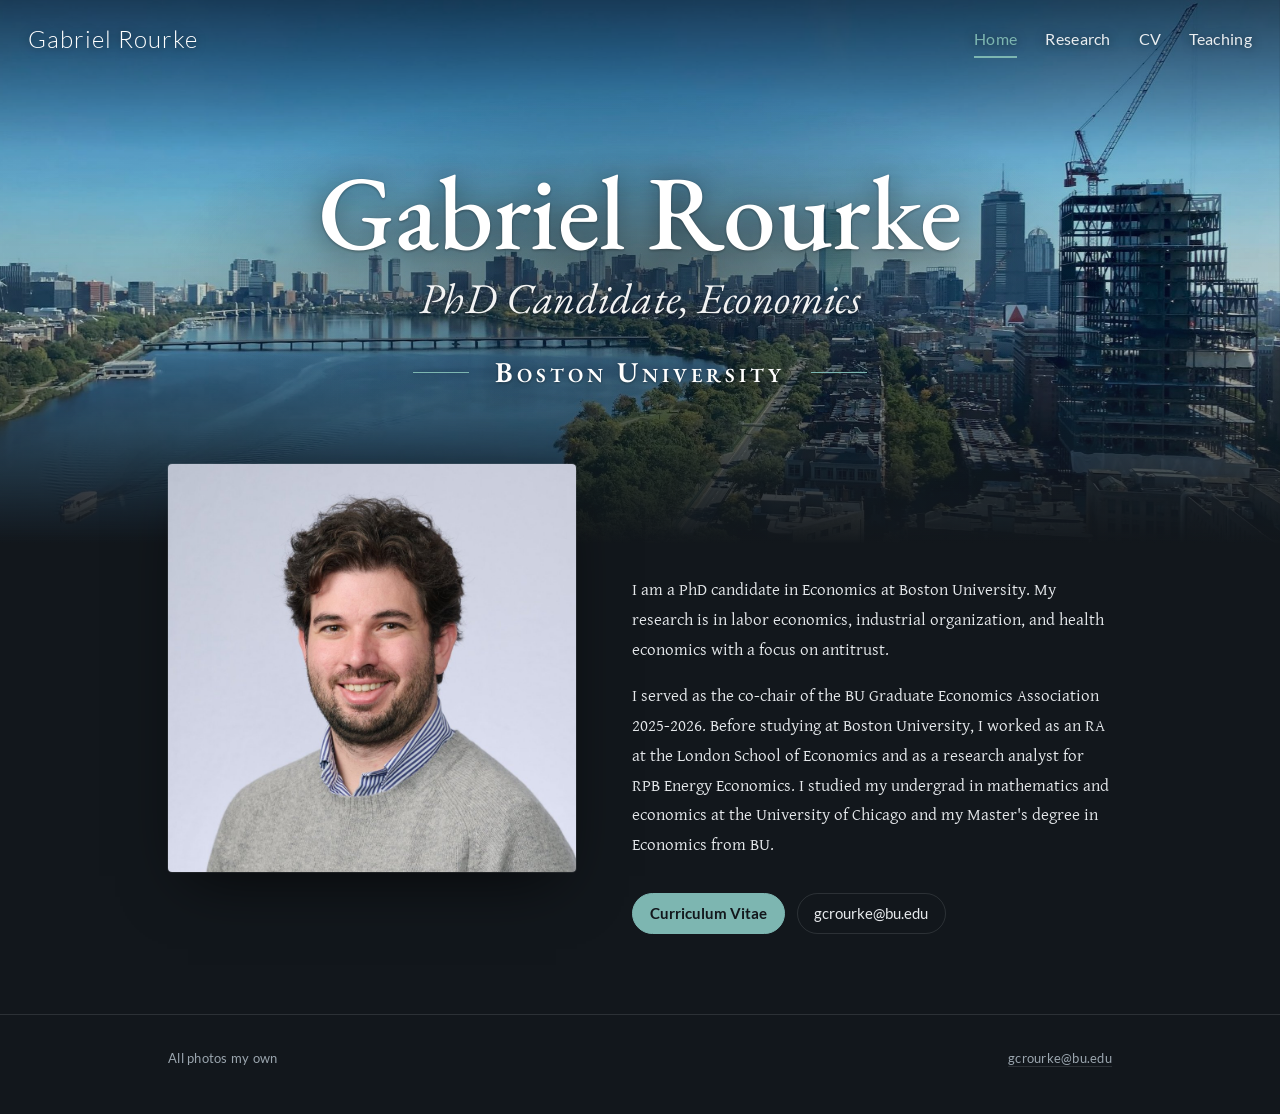
<file: index.html>
<!DOCTYPE html>
<html lang="en">
<head>
  <meta charset="utf-8">
  <meta name="viewport" content="width=device-width, initial-scale=1">
  <title>Gabriel Rourke — Economics, Boston University</title>
  <meta name="description" content="Gabriel Rourke is a PhD candidate in Economics at Boston University working in labor economics, industrial organization, and health economics.">
  <link rel="canonical" href="https://www.gabrielrourke.com/">
  <link rel="icon" href="assets/favicon-48.png" type="image/png">
  <link rel="apple-touch-icon" href="assets/apple-touch-icon.png">
  <link rel="preload" href="assets/fonts/gentium-basic-latin-400-normal.woff2" as="font" type="font/woff2" crossorigin>
  <link rel="stylesheet" href="assets/css/style.css?v=a9304d9a">
  <script src="assets/js/site.js?v=272e274b" defer></script>
  <meta name="theme-color" content="#12171c">
  <meta property="og:type" content="website">
  <meta property="og:title" content="Gabriel Rourke — Economics, Boston University">
  <meta property="og:description" content="Gabriel Rourke is a PhD candidate in Economics at Boston University working in labor economics, industrial organization, and health economics.">
  <meta property="og:url" content="https://www.gabrielrourke.com/">
  <meta property="og:image" content="https://www.gabrielrourke.com/images/social-preview.jpg">
  <meta property="og:image:width" content="1200">
  <meta property="og:image:height" content="630">
  <meta name="twitter:card" content="summary_large_image">

  <script type="application/ld+json">
  {
    "@context": "https://schema.org",
    "@graph": [
      {
        "@type": "WebSite",
        "@id": "https://www.gabrielrourke.com/#website",
        "name": "Gabriel Rourke",
        "url": "https://www.gabrielrourke.com/",
        "author": { "@id": "https://www.gabrielrourke.com/#person" }
      },
      {
        "@type": "ProfilePage",
        "@id": "https://www.gabrielrourke.com/#profile",
        "url": "https://www.gabrielrourke.com/",
        "name": "Gabriel Rourke — Economics, Boston University",
        "isPartOf": { "@id": "https://www.gabrielrourke.com/#website" },
        "mainEntity": { "@id": "https://www.gabrielrourke.com/#person" }
      },
      {
        "@type": "Person",
        "@id": "https://www.gabrielrourke.com/#person",
        "name": "Gabriel Rourke",
        "givenName": "Gabriel",
        "familyName": "Rourke",
        "url": "https://www.gabrielrourke.com/",
        "image": "https://www.gabrielrourke.com/images/profile.jpg",
        "email": "mailto:gcrourke@bu.edu",
        "jobTitle": "PhD Candidate in Economics",
        "description": "PhD candidate in Economics at Boston University working on labor economics, industrial organization, and health economics.",
        "knowsAbout": ["Labor economics", "Industrial organization", "Health economics", "Antitrust"],
        "affiliation": [
          {
            "@type": "CollegeOrUniversity",
            "name": "Boston University",
            "url": "https://www.bu.edu/",
            "department": { "@type": "Organization", "name": "Department of Economics", "url": "https://www.bu.edu/econ/" }
          },
          {
            "@type": "CollegeOrUniversity",
            "name": "University of Massachusetts Boston",
            "url": "https://www.umb.edu/",
            "department": { "@type": "Organization", "name": "Department of Economics" }
          }
        ],
        "alumniOf": [
          { "@type": "CollegeOrUniversity", "name": "University of Chicago", "url": "https://www.uchicago.edu/" },
          { "@type": "CollegeOrUniversity", "name": "Boston University", "url": "https://www.bu.edu/" }
        ]
      }
    ]
  }
  </script>
</head>
<body>
  <a class="skip-link" href="#main">Skip to content</a>

  <header class="site-header">
    <div class="bar">
      <a class="site-name" href="./">Gabriel Rourke</a>
      <nav class="site-nav" aria-label="Main">
        <ul>
          <li><a href="./" aria-current="page">Home</a></li>
          <li><a href="research">Research</a></li>
          <li><a href="cv">CV</a></li>
          <li><a href="teaching">Teaching</a></li>
        </ul>
      </nav>
    </div>
  </header>

  <!-- Banner photo: to change it, replace images/banner-home.jpg -->
  <div class="banner banner--home">
    <img src="images/banner-home.jpg" srcset="images/banner-home-1200.jpg 1200w, images/banner-home.jpg 2400w" sizes="100vw" alt="" style="object-position: 50% 55%">
    <div class="banner-text">
      <h1>Gabriel Rourke</h1>
      <p class="hero-role">PhD Candidate, Economics</p>
      <p class="hero-place">Boston University</p>
    </div>
  </div>

  <main id="main">
    <div class="wrap intro">
      <!-- To change your photo, replace images/profile.jpg (a square crop works best) -->
      <img class="portrait" src="images/profile.jpg" alt="Gabriel Rourke" width="1000" height="1000">

      <div class="bio">
        <p>I am a PhD candidate in Economics at Boston University. My research is in labor economics, industrial organization, and health economics with a focus on antitrust. </p>

        <p>I served as the co-chair of the BU Graduate Economics Association 2025-2026. Before studying at Boston University, I worked as an RA at the London School of Economics and as a research analyst for RPB Energy Economics. I studied my undergrad in mathematics and economics at the University of Chicago and my Master's degree in Economics from BU.</p>

        <ul class="contact-links">
          <li><a class="pill pill--primary" href="cv">Curriculum Vitae</a></li>
          <li><a class="pill" href="mailto:gcrourke@bu.edu">gcrourke@bu.edu</a></li>
          <!-- To add more links, copy a line above, e.g.:
          <li><a class="pill" href="https://scholar.google.com/citations?user=YOUR_ID">Google Scholar</a></li>
          -->
        </ul>
      </div>
    </div>
  </main>

  <footer class="site-footer">
    <div class="wrap">
      <p>All photos my own</p>
      <p><a href="mailto:gcrourke@bu.edu">gcrourke@bu.edu</a></p>
    </div>
  </footer>
</body>
</html>
</file>
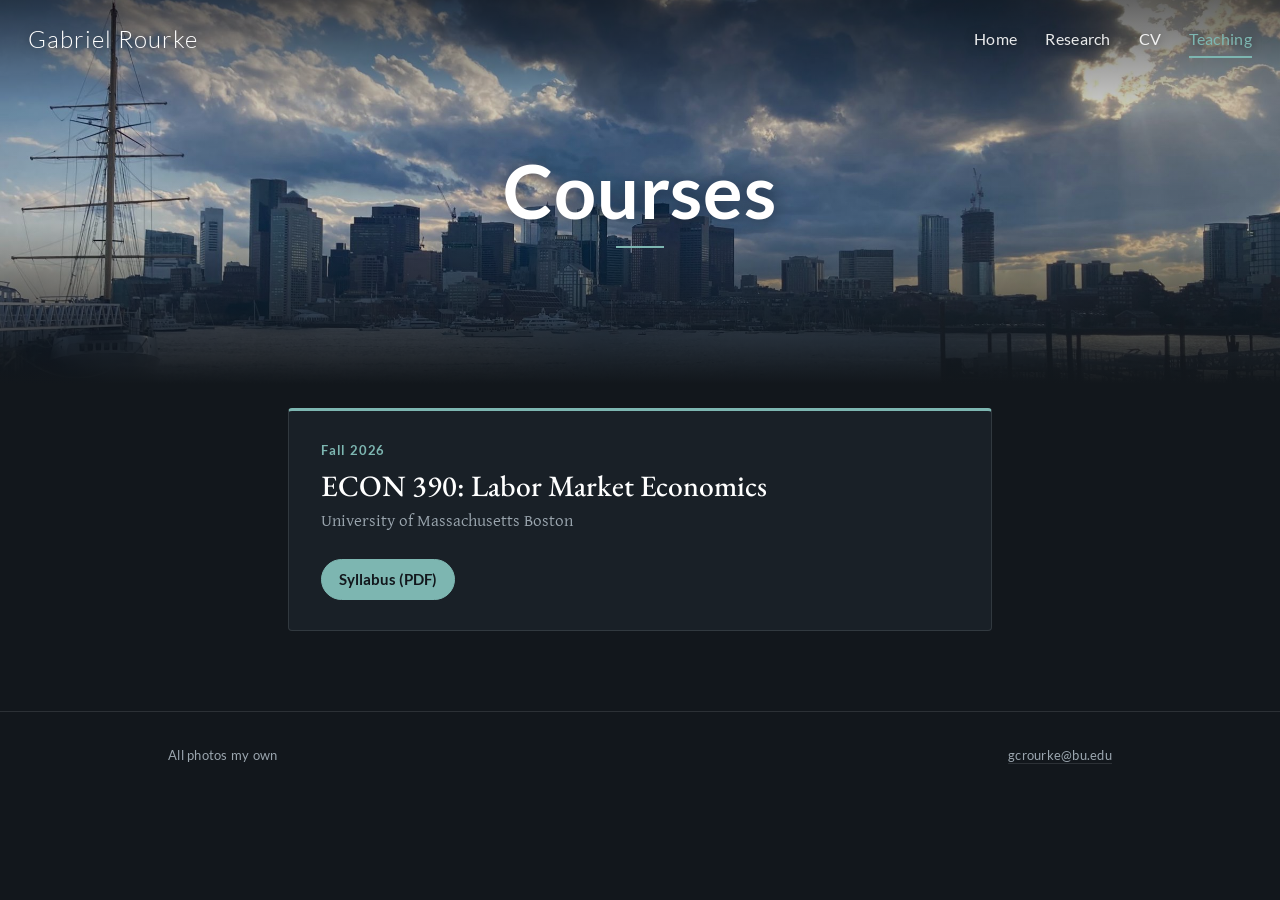
<file: courses.html>
<!DOCTYPE html>
<html lang="en">
<head>
  <meta charset="utf-8">
  <meta name="viewport" content="width=device-width, initial-scale=1">
  <title>Courses — Gabriel Rourke</title>
  <meta name="description" content="Courses taught by Gabriel Rourke, with syllabi.">
  <link rel="canonical" href="https://www.gabrielrourke.com/courses">
  <link rel="icon" href="assets/favicon-48.png" type="image/png">
  <link rel="apple-touch-icon" href="assets/apple-touch-icon.png">
  <link rel="preload" href="assets/fonts/gentium-basic-latin-400-normal.woff2" as="font" type="font/woff2" crossorigin>
  <link rel="stylesheet" href="assets/css/style.css?v=a9304d9a">
  <script src="assets/js/site.js?v=272e274b" defer></script>
  <meta name="theme-color" content="#12171c">
  <meta property="og:type" content="website">
  <meta property="og:title" content="Courses — Gabriel Rourke">
  <meta property="og:description" content="Courses taught by Gabriel Rourke, with syllabi.">
  <meta property="og:url" content="https://www.gabrielrourke.com/courses">
  <meta property="og:image" content="https://www.gabrielrourke.com/images/social-preview.jpg">
  <meta property="og:image:width" content="1200">
  <meta property="og:image:height" content="630">
  <meta name="twitter:card" content="summary_large_image">
</head>
<body>
  <a class="skip-link" href="#main">Skip to content</a>

  <header class="site-header">
    <div class="bar">
      <a class="site-name" href="./">Gabriel Rourke</a>
      <nav class="site-nav" aria-label="Main">
        <ul>
          <li><a href="./">Home</a></li>
          <li><a href="research">Research</a></li>
          <li><a href="cv">CV</a></li>
          <li><a href="teaching" aria-current="page">Teaching</a></li>
        </ul>
      </nav>
    </div>
  </header>

  <!-- Banner photo: to change it, replace images/banner-courses.jpg -->
  <div class="banner">
    <img src="images/banner-courses.jpg" srcset="images/banner-courses-1200.jpg 1200w, images/banner-courses.jpg 2400w" sizes="100vw" alt="" style="object-position: 50% 60%">
    <div class="banner-text">
      <h1>Courses</h1>
    </div>
  </div>

  <main id="main">
    <div class="wrap">
      <!-- To add a course, copy one <article class="course-card"> ... </article> block.
           Put the syllabus PDF in files/ and link it below. -->
      <div class="course-list">
        <article class="course-card">
          <p class="course-term">Fall 2026</p>
          <h2 class="course-title">ECON 390: Labor Market Economics</h2>
          <p class="course-school">University of Massachusetts Boston</p>
          <p><a class="pill pill--primary" href="files/econ390/ECON390_Syllabus_Fall2026.pdf">Syllabus (PDF)</a></p>
        </article>
      </div>
    </div>
  </main>

  <footer class="site-footer">
    <div class="wrap">
      <p>All photos my own</p>
      <p><a href="mailto:gcrourke@bu.edu">gcrourke@bu.edu</a></p>
    </div>
  </footer>
</body>
</html>
</file>
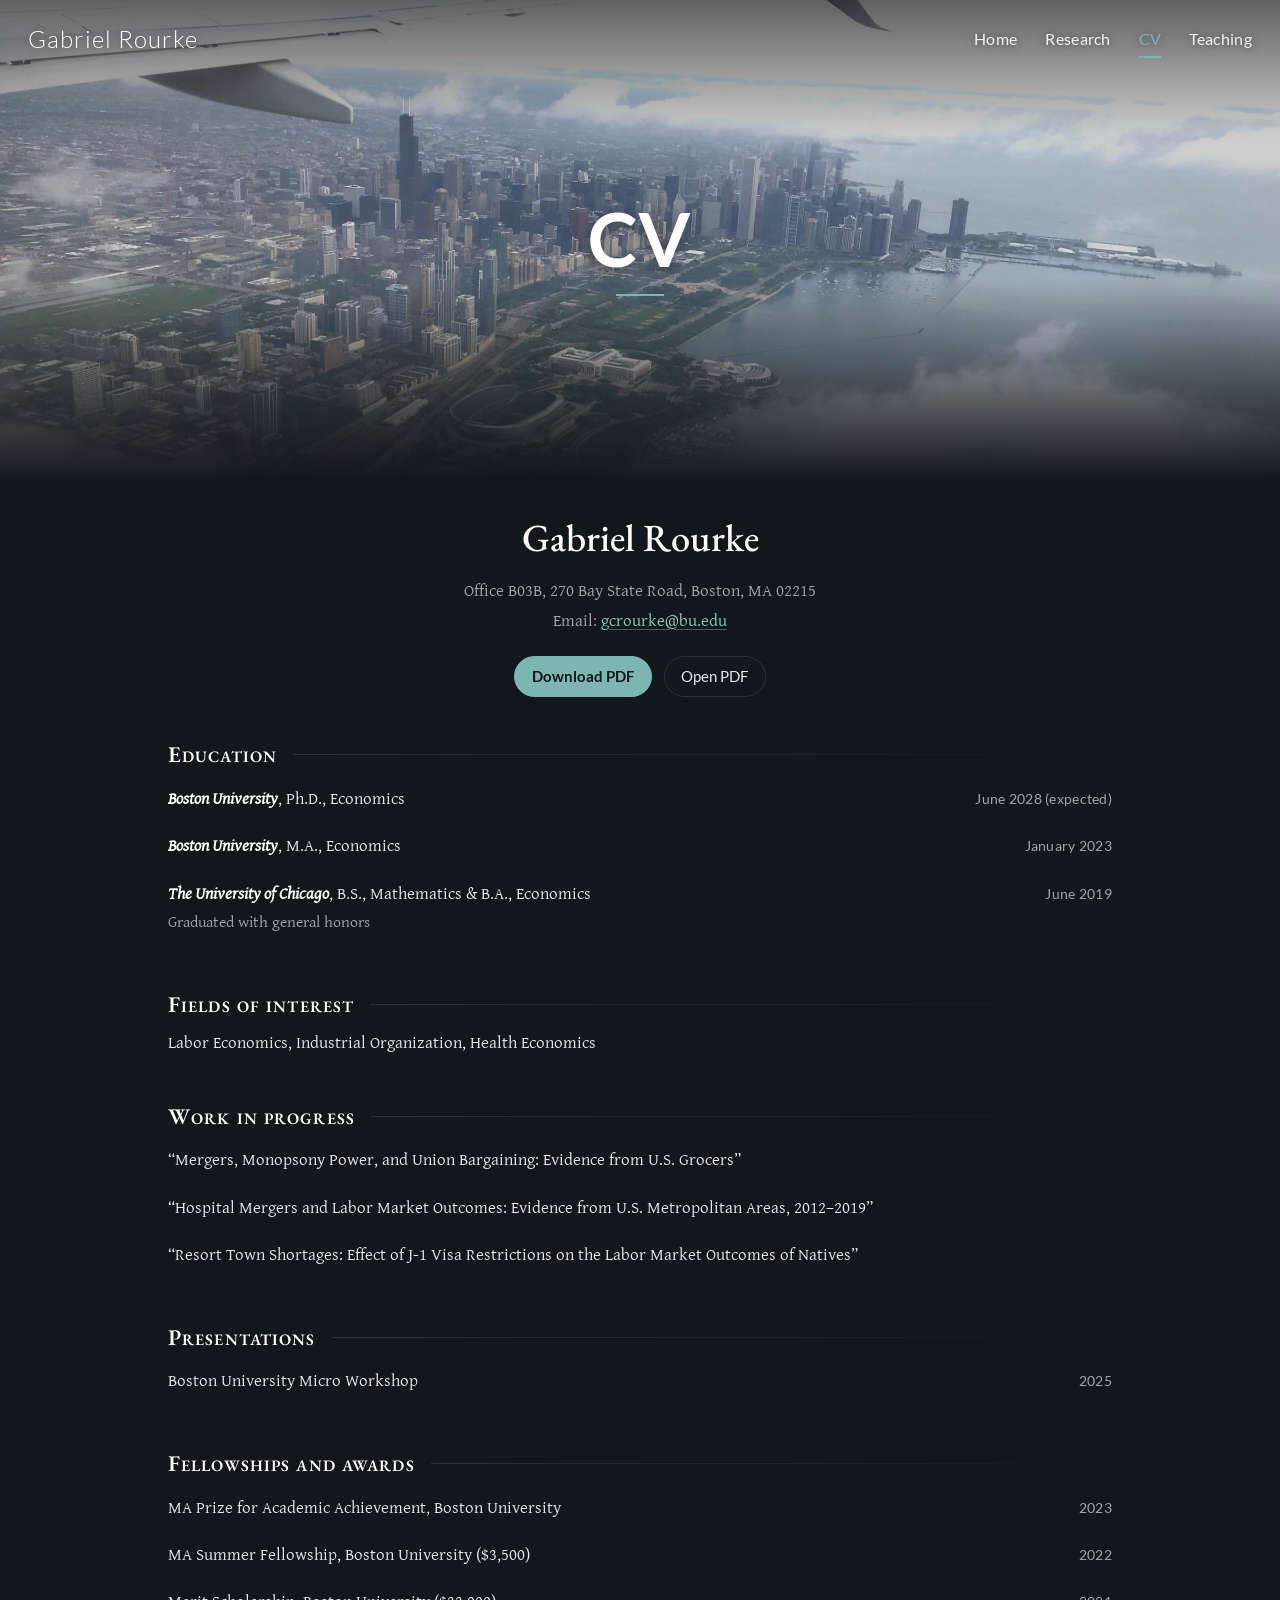
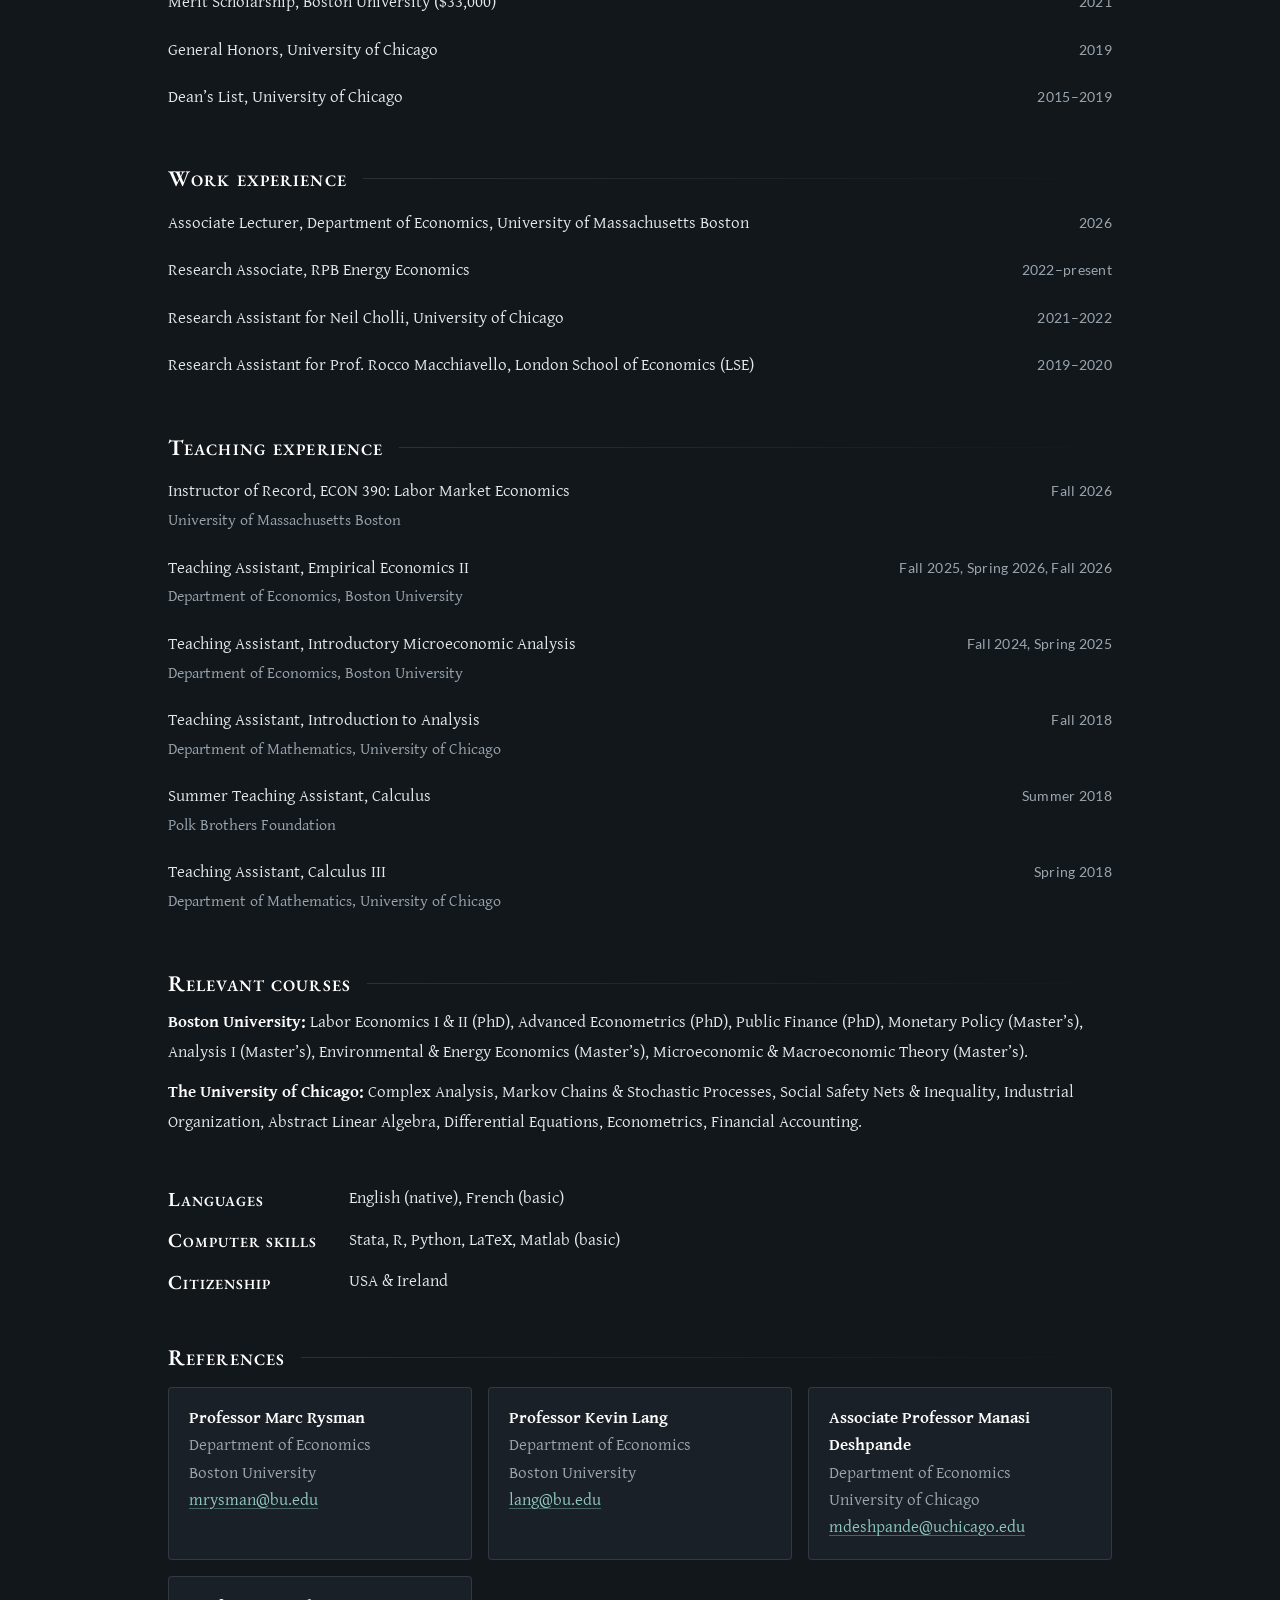
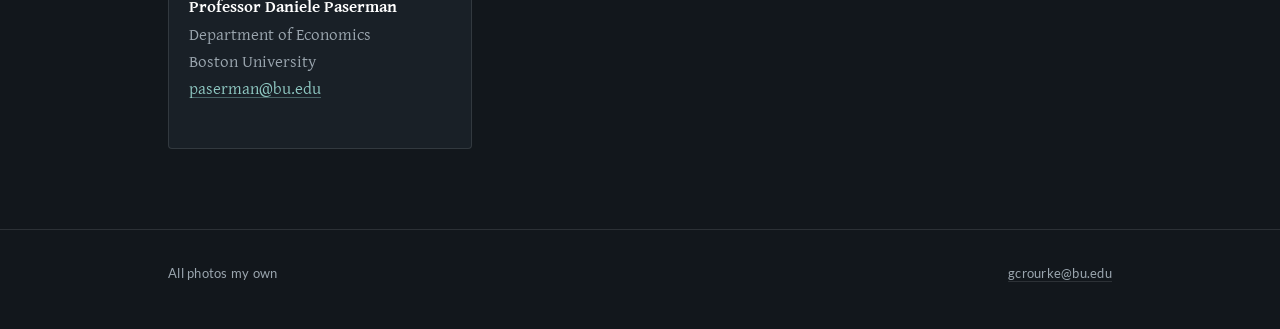
<file: cv.html>
<!DOCTYPE html>
<html lang="en">
<head>
  <meta charset="utf-8">
  <meta name="viewport" content="width=device-width, initial-scale=1">
  <title>CV — Gabriel Rourke</title>
  <meta name="description" content="Curriculum vitae of Gabriel Rourke, PhD candidate in Economics at Boston University.">
  <link rel="canonical" href="https://www.gabrielrourke.com/cv">
  <link rel="icon" href="assets/favicon-48.png" type="image/png">
  <link rel="apple-touch-icon" href="assets/apple-touch-icon.png">
  <link rel="preload" href="assets/fonts/gentium-basic-latin-400-normal.woff2" as="font" type="font/woff2" crossorigin>
  <link rel="stylesheet" href="assets/css/style.css?v=a9304d9a">
  <script src="assets/js/site.js?v=272e274b" defer></script>
  <meta name="theme-color" content="#12171c">
  <meta property="og:type" content="website">
  <meta property="og:title" content="CV — Gabriel Rourke">
  <meta property="og:description" content="Curriculum vitae of Gabriel Rourke, PhD candidate in Economics at Boston University.">
  <meta property="og:url" content="https://www.gabrielrourke.com/cv">
  <meta property="og:image" content="https://www.gabrielrourke.com/images/social-preview.jpg">
  <meta property="og:image:width" content="1200">
  <meta property="og:image:height" content="630">
  <meta name="twitter:card" content="summary_large_image">
</head>
<body>
  <a class="skip-link" href="#main">Skip to content</a>

  <header class="site-header">
    <div class="bar">
      <a class="site-name" href="./">Gabriel Rourke</a>
      <nav class="site-nav" aria-label="Main">
        <ul>
          <li><a href="./">Home</a></li>
          <li><a href="research">Research</a></li>
          <li><a href="cv" aria-current="page">CV</a></li>
          <li><a href="teaching">Teaching</a></li>
        </ul>
      </nav>
    </div>
  </header>

  <!-- Banner photo: to change it, replace images/banner-cv.jpg -->
  <div class="banner banner--tall">
    <img src="images/banner-cv.jpg" srcset="images/banner-cv-1200.jpg 1200w, images/banner-cv.jpg 2400w" sizes="100vw" alt="" style="object-position: 50% 50%">
    <div class="banner-text">
      <h1>CV</h1>
    </div>
  </div>

  <main id="main">
    <div class="wrap cv">
      <div class="cv-head">
        <p class="name">Gabriel Rourke</p>
        <p>Office B03B, 270 Bay State Road, Boston, MA 02215</p>
        <p>Email: <a href="mailto:gcrourke@bu.edu">gcrourke@bu.edu</a></p>
        <!-- To update the PDF, upload a new file to files/ named exactly Gabriel_Rourke_CV.pdf -->
        <ul class="contact-links cv-actions">
          <li><a class="pill pill--primary" href="files/Gabriel_Rourke_CV.pdf" download>Download PDF</a></li>
          <li><a class="pill" href="files/Gabriel_Rourke_CV.pdf" target="_blank" rel="noopener">Open PDF</a></li>
        </ul>
      </div>

      <h2>Education</h2>
      <ul class="entries">
        <li><span class="entry-main"><strong><em>Boston University</em></strong>, Ph.D., Economics</span><span class="entry-date">June 2028 (expected)</span></li>
        <li><span class="entry-main"><strong><em>Boston University</em></strong>, M.A., Economics</span><span class="entry-date">January 2023</span></li>
        <li><span class="entry-main"><strong><em>The University of Chicago</em></strong>, B.S., Mathematics &amp; B.A., Economics<span class="entry-sub">Graduated with general honors</span></span><span class="entry-date">June 2019</span></li>
      </ul>

      <h2>Fields of interest</h2>
      <p class="para">Labor Economics, Industrial Organization, Health Economics</p>

      <h2>Work in progress</h2>
      <ul class="entries">
        <li><span class="entry-main">“Mergers, Monopsony Power, and Union Bargaining: Evidence from U.S. Grocers”</span><span class="entry-date"></span></li>
        <li><span class="entry-main">“Hospital Mergers and Labor Market Outcomes: Evidence from U.S. Metropolitan Areas, 2012–2019”</span><span class="entry-date"></span></li>
        <li><span class="entry-main">“Resort Town Shortages: Effect of J-1 Visa Restrictions on the Labor Market Outcomes of Natives”</span><span class="entry-date"></span></li>
      </ul>
      <h2>Presentations</h2>
      <ul class="entries">
        <li><span class="entry-main">Boston University Micro Workshop</span><span class="entry-date">2025</span></li>
      </ul>
      <h2>Fellowships and awards</h2>
      <ul class="entries">
        <li><span class="entry-main">MA Prize for Academic Achievement, Boston University</span><span class="entry-date">2023</span></li>
        <li><span class="entry-main">MA Summer Fellowship, Boston University ($3,500)</span><span class="entry-date">2022</span></li>
        <li><span class="entry-main">Merit Scholarship, Boston University ($33,000)</span><span class="entry-date">2021</span></li>
        <li><span class="entry-main">General Honors, University of Chicago</span><span class="entry-date">2019</span></li>
        <li><span class="entry-main">Dean’s List, University of Chicago</span><span class="entry-date">2015–2019</span></li>
      </ul>
      <h2>Work experience</h2>
      <ul class="entries">
        <li><span class="entry-main">Associate Lecturer, Department of Economics, University of Massachusetts Boston</span><span class="entry-date">2026</span></li>
        <li><span class="entry-main">Research Associate, RPB Energy Economics</span><span class="entry-date">2022–present</span></li>
        <li><span class="entry-main">Research Assistant for Neil Cholli, University of Chicago</span><span class="entry-date">2021–2022</span></li>
        <li><span class="entry-main">Research Assistant for Prof. Rocco Macchiavello, London School of Economics (LSE)</span><span class="entry-date">2019–2020</span></li>
      </ul>
      <h2>Teaching experience</h2>
      <ul class="entries">
        <li><span class="entry-main">Instructor of Record, ECON 390: Labor Market Economics<span class="entry-sub">University of Massachusetts Boston</span></span><span class="entry-date">Fall 2026</span></li>
        <li><span class="entry-main">Teaching Assistant, Empirical Economics II<span class="entry-sub">Department of Economics, Boston University</span></span><span class="entry-date">Fall 2025, Spring 2026, Fall 2026</span></li>
        <li><span class="entry-main">Teaching Assistant, Introductory Microeconomic Analysis<span class="entry-sub">Department of Economics, Boston University</span></span><span class="entry-date">Fall 2024, Spring 2025</span></li>
        <li><span class="entry-main">Teaching Assistant, Introduction to Analysis<span class="entry-sub">Department of Mathematics, University of Chicago</span></span><span class="entry-date">Fall 2018</span></li>
        <li><span class="entry-main">Summer Teaching Assistant, Calculus<span class="entry-sub">Polk Brothers Foundation</span></span><span class="entry-date">Summer 2018</span></li>
        <li><span class="entry-main">Teaching Assistant, Calculus III<span class="entry-sub">Department of Mathematics, University of Chicago</span></span><span class="entry-date">Spring 2018</span></li>
      </ul>

      <h2>Relevant courses</h2>
      <p class="para"><strong>Boston University:</strong> Labor Economics I &amp; II (PhD), Advanced Econometrics (PhD), Public Finance (PhD), Monetary Policy (Master’s), Analysis I (Master’s), Environmental &amp; Energy Economics (Master’s), Microeconomic &amp; Macroeconomic Theory (Master’s).</p>
      <p class="para"><strong>The University of Chicago:</strong> Complex Analysis, Markov Chains &amp; Stochastic Processes, Social Safety Nets &amp; Inequality, Industrial Organization, Abstract Linear Algebra, Differential Equations, Econometrics, Financial Accounting.</p>

      <dl class="facts">
        <dt>Languages</dt>
        <dd>English (native), French (basic)</dd>
        <dt>Computer skills</dt>
        <dd>Stata, R, Python, LaTeX, Matlab (basic)</dd>
        <dt>Citizenship</dt>
        <dd>USA &amp; Ireland</dd>
      </dl>

      <h2>References</h2>
      <div class="refs">
        <p><strong>Professor Marc Rysman</strong><br>Department of Economics<br>Boston University<br><a href="mailto:mrysman@bu.edu">mrysman@bu.edu</a></p>
        <p><strong>Professor Kevin Lang</strong><br>Department of Economics<br>Boston University<br><a href="mailto:lang@bu.edu">lang@bu.edu</a></p>
        <p><strong>Associate Professor Manasi Deshpande</strong><br>Department of Economics<br>University of Chicago<br><a href="mailto:mdeshpande@uchicago.edu">mdeshpande@uchicago.edu</a></p>
        <p><strong>Professor Daniele Paserman</strong><br>Department of Economics<br>Boston University<br><a href="mailto:paserman@bu.edu">paserman@bu.edu</a></p>
      </div>
    </div>
  </main>

  <footer class="site-footer">
    <div class="wrap">
      <p>All photos my own</p>
      <p><a href="mailto:gcrourke@bu.edu">gcrourke@bu.edu</a></p>
    </div>
  </footer>
</body>
</html>
</file>
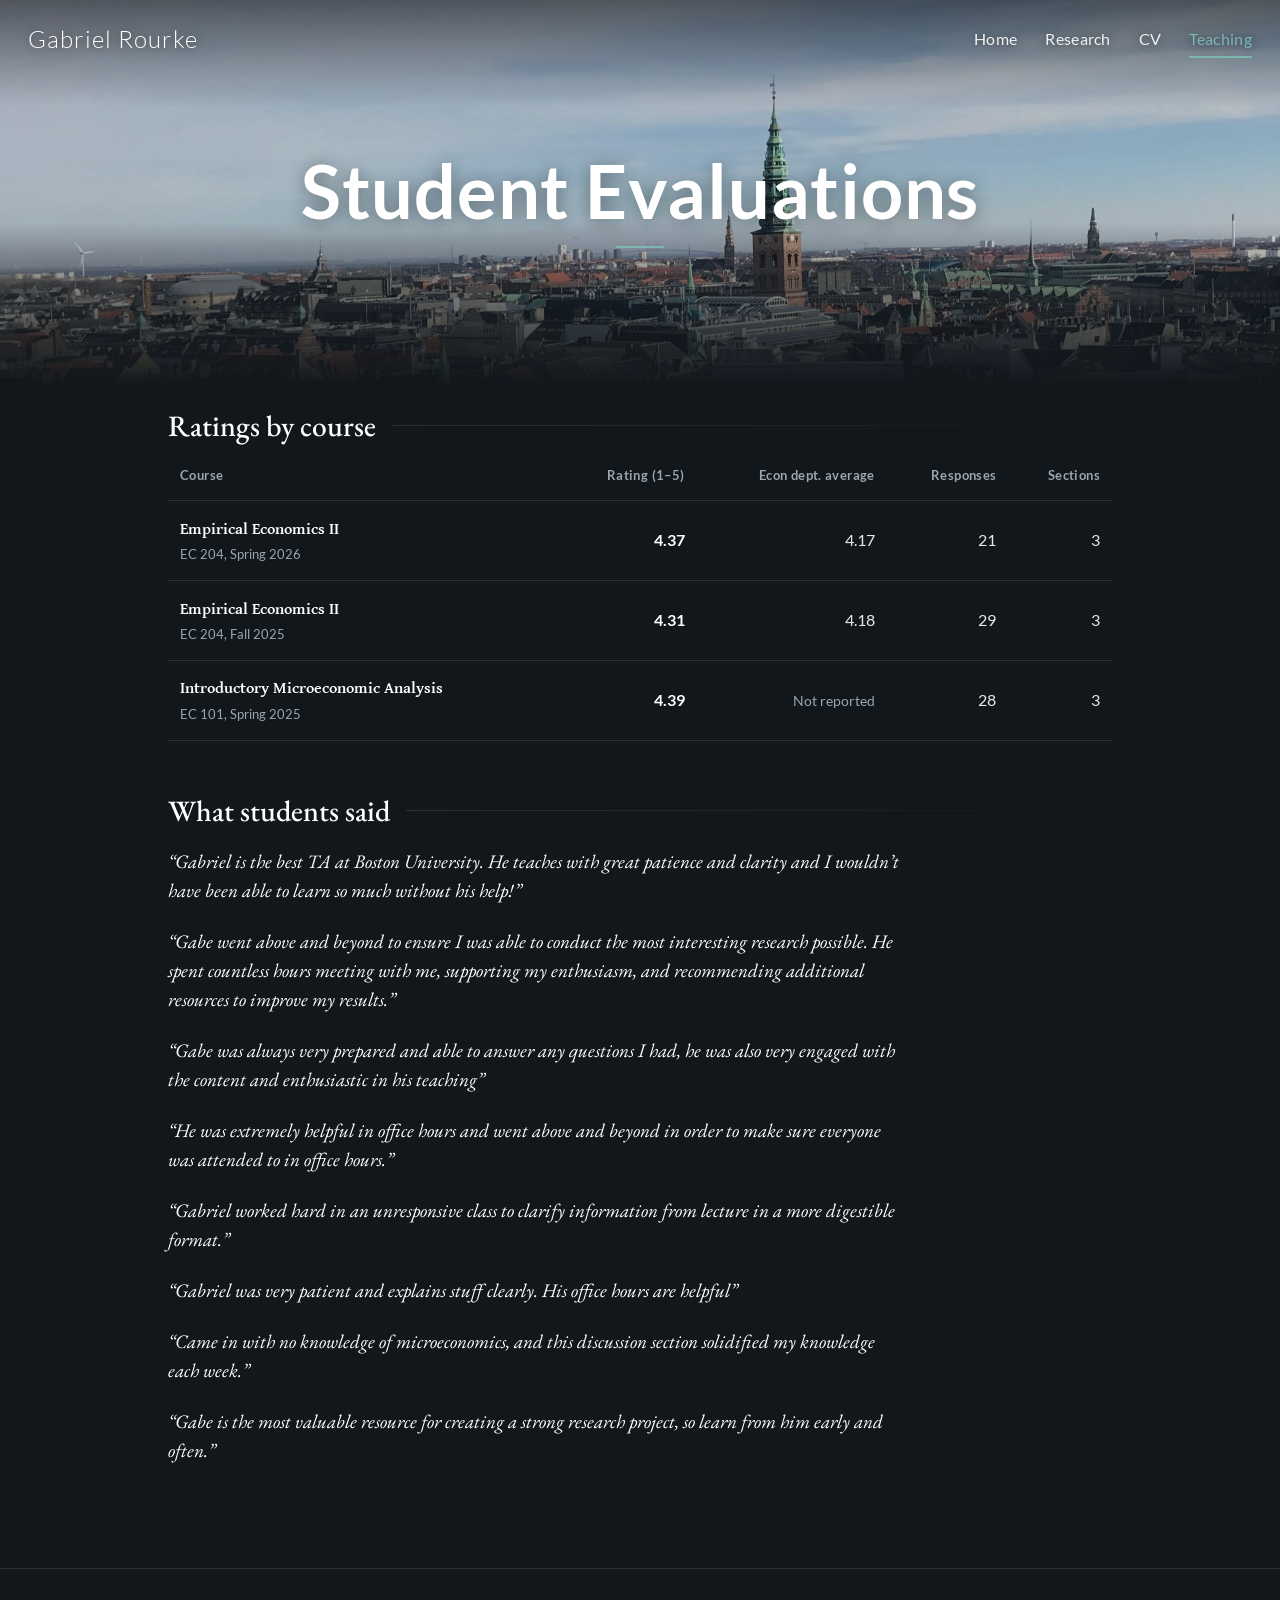
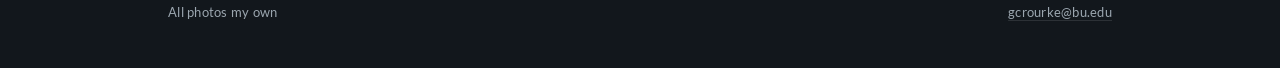
<file: evaluations.html>
<!DOCTYPE html>
<html lang="en">
<head>
  <meta charset="utf-8">
  <meta name="viewport" content="width=device-width, initial-scale=1">
  <title>Student Evaluations — Gabriel Rourke</title>
  <meta name="description" content="Student evaluations of Gabriel Rourke's teaching at Boston University: ratings and comments from Empirical Economics II and Introductory Microeconomic Analysis.">
  <link rel="canonical" href="https://www.gabrielrourke.com/evaluations">
  <link rel="icon" href="assets/favicon-48.png" type="image/png">
  <link rel="apple-touch-icon" href="assets/apple-touch-icon.png">
  <link rel="preload" href="assets/fonts/gentium-basic-latin-400-normal.woff2" as="font" type="font/woff2" crossorigin>
  <link rel="stylesheet" href="assets/css/style.css?v=a9304d9a">
  <script src="assets/js/site.js?v=272e274b" defer></script>
  <meta name="theme-color" content="#12171c">
  <meta property="og:type" content="website">
  <meta property="og:title" content="Student Evaluations — Gabriel Rourke">
  <meta property="og:description" content="Student evaluations of Gabriel Rourke's teaching at Boston University: ratings and comments from Empirical Economics II and Introductory Microeconomic Analysis.">
  <meta property="og:url" content="https://www.gabrielrourke.com/evaluations">
  <meta property="og:image" content="https://www.gabrielrourke.com/images/social-preview.jpg">
  <meta property="og:image:width" content="1200">
  <meta property="og:image:height" content="630">
  <meta name="twitter:card" content="summary_large_image">
</head>
<body>
  <a class="skip-link" href="#main">Skip to content</a>

  <header class="site-header">
    <div class="bar">
      <a class="site-name" href="./">Gabriel Rourke</a>
      <nav class="site-nav" aria-label="Main">
        <ul>
          <li><a href="./">Home</a></li>
          <li><a href="research">Research</a></li>
          <li><a href="cv">CV</a></li>
          <li><a href="teaching" aria-current="page">Teaching</a></li>
        </ul>
      </nav>
    </div>
  </header>

  <!-- Banner photo: to change it, replace images/banner-evaluations.jpg -->
  <div class="banner">
    <img src="images/banner-evaluations.jpg" srcset="images/banner-evaluations-1200.jpg 1200w, images/banner-evaluations.jpg 2400w" sizes="100vw" alt="" style="object-position: 50% 45%">
    <div class="banner-text">
      <h1>Student Evaluations</h1>
    </div>
  </div>

  <main id="main">
    <div class="wrap evals">

      <h2>Ratings by course</h2>
      <div class="table-wrap">
        <table class="ev-table">
          <thead>
            <tr><th scope="col">Course</th><th scope="col" class="num">Rating (1–5)</th><th scope="col" class="num">Econ dept. average</th><th scope="col" class="num ev-lg">Responses</th><th scope="col" class="num ev-lg">Sections</th></tr>
          </thead>
          <tbody>
          <tr>
            <th scope="row"><span class="ev-course">Empirical Economics II</span><span class="ev-meta">EC 204, Spring 2026<span class="ev-sm">, 21 responses</span></span></th>
            <td class="num ev-rating">4.37</td>
            <td class="num">4.17</td>
            <td class="num ev-lg">21</td>
            <td class="num ev-lg">3</td>
          </tr>
          <tr>
            <th scope="row"><span class="ev-course">Empirical Economics II</span><span class="ev-meta">EC 204, Fall 2025<span class="ev-sm">, 29 responses</span></span></th>
            <td class="num ev-rating">4.31</td>
            <td class="num">4.18</td>
            <td class="num ev-lg">29</td>
            <td class="num ev-lg">3</td>
          </tr>
          <tr>
            <th scope="row"><span class="ev-course">Introductory Microeconomic Analysis</span><span class="ev-meta">EC 101, Spring 2025<span class="ev-sm">, 28 responses</span></span></th>
            <td class="num ev-rating">4.39</td>
            <td class="num"><span class="na">Not reported</span></td>
            <td class="num ev-lg">28</td>
            <td class="num ev-lg">3</td>
          </tr>
          </tbody>
        </table>
      </div>


      <h2>What students said</h2>
      <div class="quotes"><figure class="quote"><blockquote>“Gabriel is the best TA at Boston University. He teaches with great patience and clarity and I wouldn’t have been able to learn so much without his help!”</blockquote></figure><figure class="quote"><blockquote>“Gabe went above and beyond to ensure I was able to conduct the most interesting research possible. He spent countless hours meeting with me, supporting my enthusiasm, and recommending additional resources to improve my results.”</blockquote></figure><figure class="quote"><blockquote>“Gabe was always very prepared and able to answer any questions I had, he was also very engaged with the content and enthusiastic in his teaching”</blockquote></figure><figure class="quote"><blockquote>“He was extremely helpful in office hours and went above and beyond in order to make sure everyone was attended to in office hours.”</blockquote></figure><figure class="quote"><blockquote>“Gabriel worked hard in an unresponsive class to clarify information from lecture in a more digestible format.”</blockquote></figure><figure class="quote"><blockquote>“Gabriel was very patient and explains stuff clearly. His office hours are helpful”</blockquote></figure><figure class="quote"><blockquote>“Came in with no knowledge of microeconomics, and this discussion section solidified my knowledge each week.”</blockquote></figure><figure class="quote"><blockquote>“Gabe is the most valuable resource for creating a strong research project, so learn from him early and often.”</blockquote></figure></div>
    </div>
  </main>

  <footer class="site-footer">
    <div class="wrap">
      <p>All photos my own</p>
      <p><a href="mailto:gcrourke@bu.edu">gcrourke@bu.edu</a></p>
    </div>
  </footer>
</body>
</html>
</file>
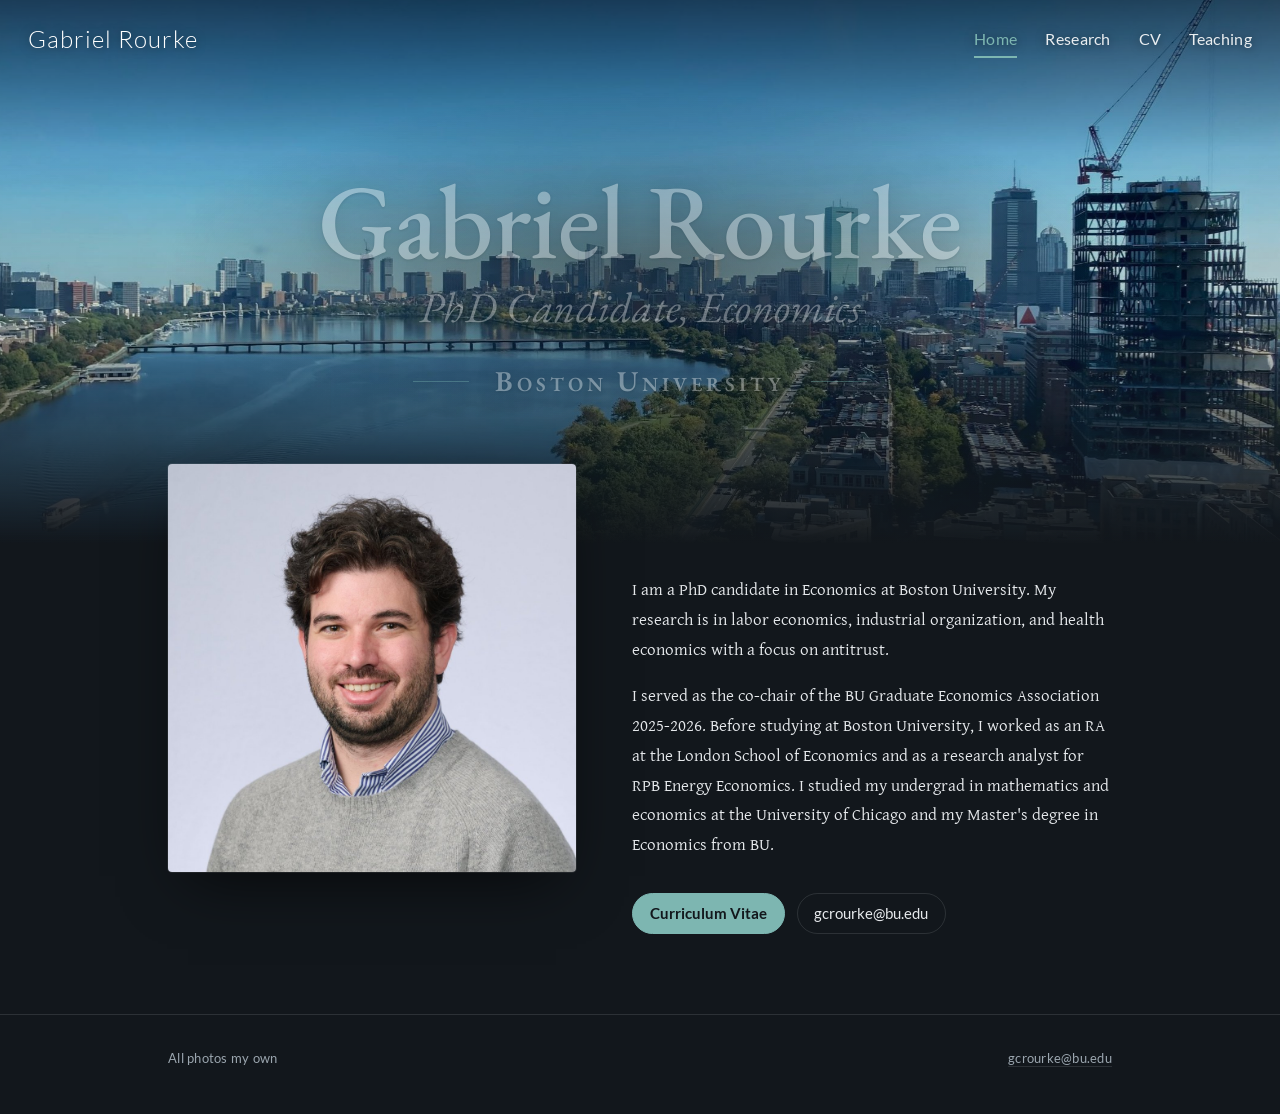
<file: home.html>
<!DOCTYPE html>
<!-- Keeps the old Google Sites address gabrielrourke.com/home working. -->
<html lang="en">
<head>
  <meta charset="utf-8">
  <title>Gabriel Rourke</title>
  <link rel="canonical" href="https://www.gabrielrourke.com/">
  <meta http-equiv="refresh" content="0; url=./">
</head>
<body>
  <p><a href="./">Continue to gabrielrourke.com</a></p>
</body>
</html>
</file>
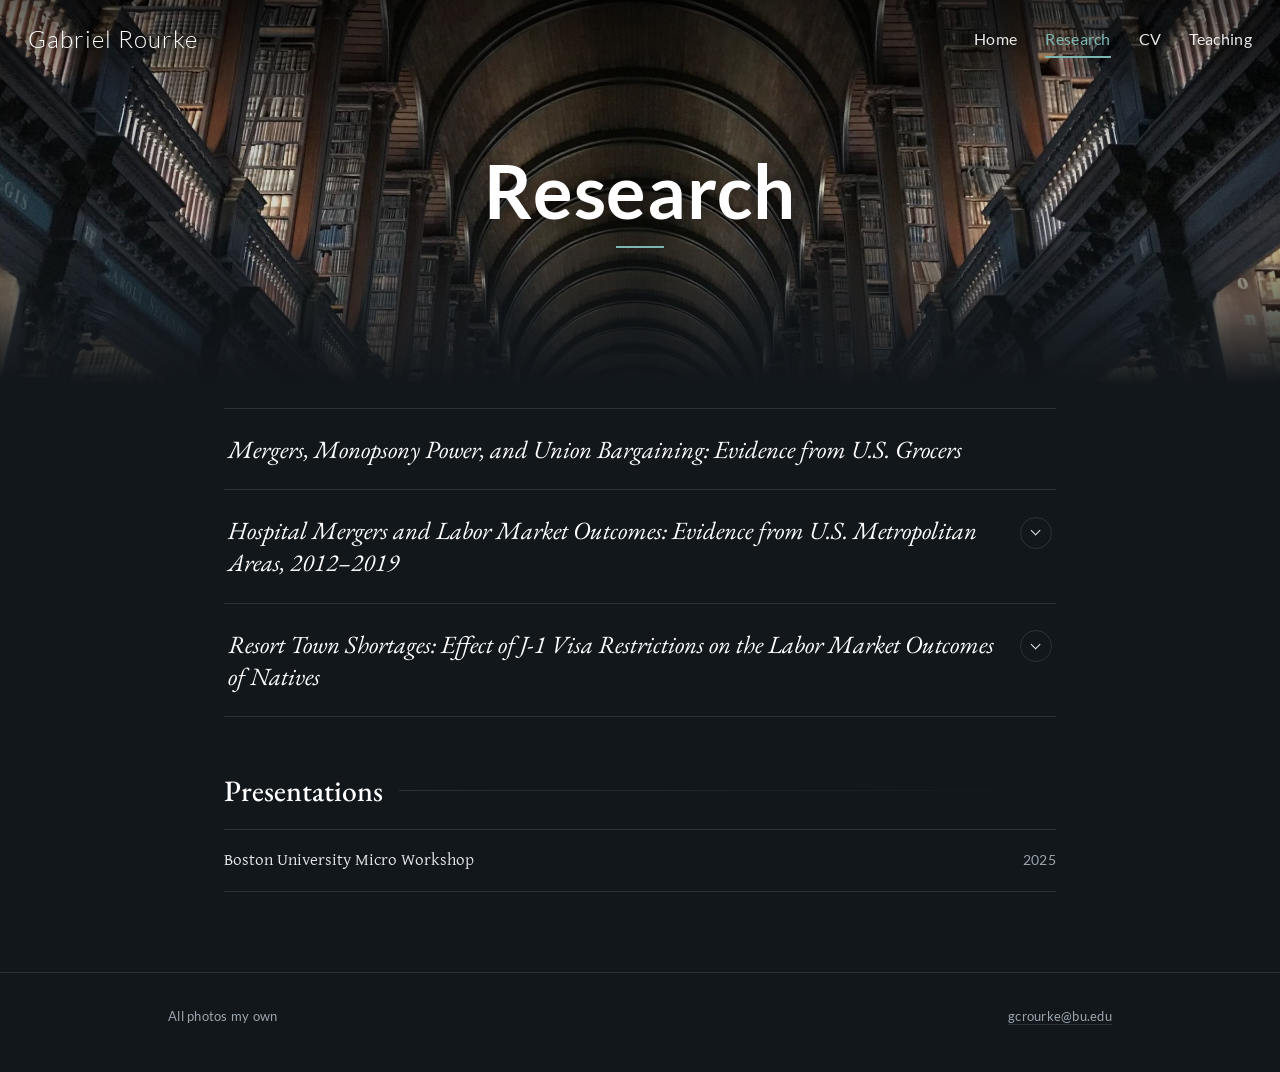
<file: research.html>
<!DOCTYPE html>
<html lang="en">
<head>
  <meta charset="utf-8">
  <meta name="viewport" content="width=device-width, initial-scale=1">
  <title>Research — Gabriel Rourke</title>
  <meta name="description" content="Research by Gabriel Rourke on mergers, monopsony power, and union bargaining among U.S. grocers; hospital mergers and labor market outcomes; and immigration and native workers.">
  <link rel="canonical" href="https://www.gabrielrourke.com/research">
  <link rel="icon" href="assets/favicon-48.png" type="image/png">
  <link rel="apple-touch-icon" href="assets/apple-touch-icon.png">
  <link rel="preload" href="assets/fonts/gentium-basic-latin-400-normal.woff2" as="font" type="font/woff2" crossorigin>
  <link rel="stylesheet" href="assets/css/style.css?v=a9304d9a">
  <script src="assets/js/site.js?v=272e274b" defer></script>
  <meta name="theme-color" content="#12171c">
  <meta property="og:type" content="website">
  <meta property="og:title" content="Research — Gabriel Rourke">
  <meta property="og:description" content="Research by Gabriel Rourke on mergers, monopsony power, and union bargaining among U.S. grocers; hospital mergers and labor market outcomes; and immigration and native workers.">
  <meta property="og:url" content="https://www.gabrielrourke.com/research">
  <meta property="og:image" content="https://www.gabrielrourke.com/images/social-preview.jpg">
  <meta property="og:image:width" content="1200">
  <meta property="og:image:height" content="630">
  <meta name="twitter:card" content="summary_large_image">
</head>
<body>
  <a class="skip-link" href="#main">Skip to content</a>

  <header class="site-header">
    <div class="bar">
      <a class="site-name" href="./">Gabriel Rourke</a>
      <nav class="site-nav" aria-label="Main">
        <ul>
          <li><a href="./">Home</a></li>
          <li><a href="research" aria-current="page">Research</a></li>
          <li><a href="cv">CV</a></li>
          <li><a href="teaching">Teaching</a></li>
        </ul>
      </nav>
    </div>
  </header>

  <!-- Banner photo: to change it, replace images/banner-research.jpg -->
  <div class="banner">
    <img src="images/banner-research.jpg" srcset="images/banner-research-1200.jpg 1200w, images/banner-research.jpg 2400w" sizes="100vw" alt="" style="object-position: 50% 40%">
    <div class="banner-text">
      <h1>Research</h1>
    </div>
  </div>

  <main id="main">
    <div class="wrap">
      <!--
        HOW TO ADD A PAPER: copy everything from <details class="paper"> to </details>,
        paste it where you want it, and change the title and abstract.
        Click a title on the live site to open its abstract.
      -->
      <div class="papers">
        <!-- No abstract yet. To add one, turn this into a <details> block like the papers below. -->
        <div class="paper paper--static">
          <p class="paper-title">Mergers, Monopsony Power, and Union Bargaining: Evidence from U.S. Grocers</p>
        </div>
        <details class="paper">
          <summary>
            <span class="paper-title">Hospital Mergers and Labor Market Outcomes: Evidence from U.S. Metropolitan Areas, 2012–2019</span>
            <span class="chev" aria-hidden="true"></span>
          </summary>
          <div class="paper-body">
            <p>When hospitals merge, fewer employers compete for medical workers in a local labor market, which may give the merged system the power to hold down wages. This paper studies how hospital mergers affect employment and average hourly wages for registered nurses, nurse practitioners, and physician assistants across U.S. metropolitan areas. I assemble a new MSA-level panel that links hospital ownership changes from the Centers for Medicare &amp; Medicaid Services, hospital concentration measures built from Medicare cost reports, and occupational employment and wage data from the Bureau of Labor Statistics. Using a staggered difference-in-differences design with event studies, I find little evidence that mergers changed employment in any of the three occupations or wages for registered nurses. Wage estimates for nurse practitioners and physician assistants turn negative in the years after a merger but are imprecise. By extending the analysis beyond nurses to advanced practice providers, the paper adds new evidence on how employer consolidation shapes one of the largest labor markets in the United States.</p>
            <!-- Add links when you have them:
            <p><a href="files/paper-draft.pdf">Draft (PDF)</a></p>
            -->
          </div>
        </details>
        <details class="paper">
          <summary>
            <span class="paper-title">Resort Town Shortages: Effect of J-1 Visa Restrictions on the Labor Market Outcomes of Natives</span>
            <span class="chev" aria-hidden="true"></span>
          </summary>
          <div class="paper-body">
            <p>In the summer of 2020, numerous changes were made to immigration policy in response to the Covid-19 pandemic. One such change was Proclamation 10052, which extended Proclamation 10014 and suspended entry for numerous visa holders. One particularly affected group was the J-1 Summer Work Travel (SWT) program, where participation went from 108,301 participants in 2019 to 4,952 in 2020. This provides a unique opportunity to estimate the labor market impact of immigration. Using a synthetic control method, I estimate the effects of this sudden immigration shock on employment levels, average weekly wages, and unemployment.</p>
            <!-- Add links when you have them:
            <p><a href="files/paper-draft.pdf">Draft (PDF)</a></p>
            -->
          </div>
        </details>
      </div>

      <!-- To add a presentation, copy one <li> ... </li> line -->
      <section class="talks">
        <h2>Presentations</h2>
        <ul class="entries">
          <li><span class="entry-main">Boston University Micro Workshop</span><span class="entry-date">2025</span></li>
        </ul>
      </section>
    </div>
  </main>

  <footer class="site-footer">
    <div class="wrap">
      <p>All photos my own</p>
      <p><a href="mailto:gcrourke@bu.edu">gcrourke@bu.edu</a></p>
    </div>
  </footer>
</body>
</html>
</file>
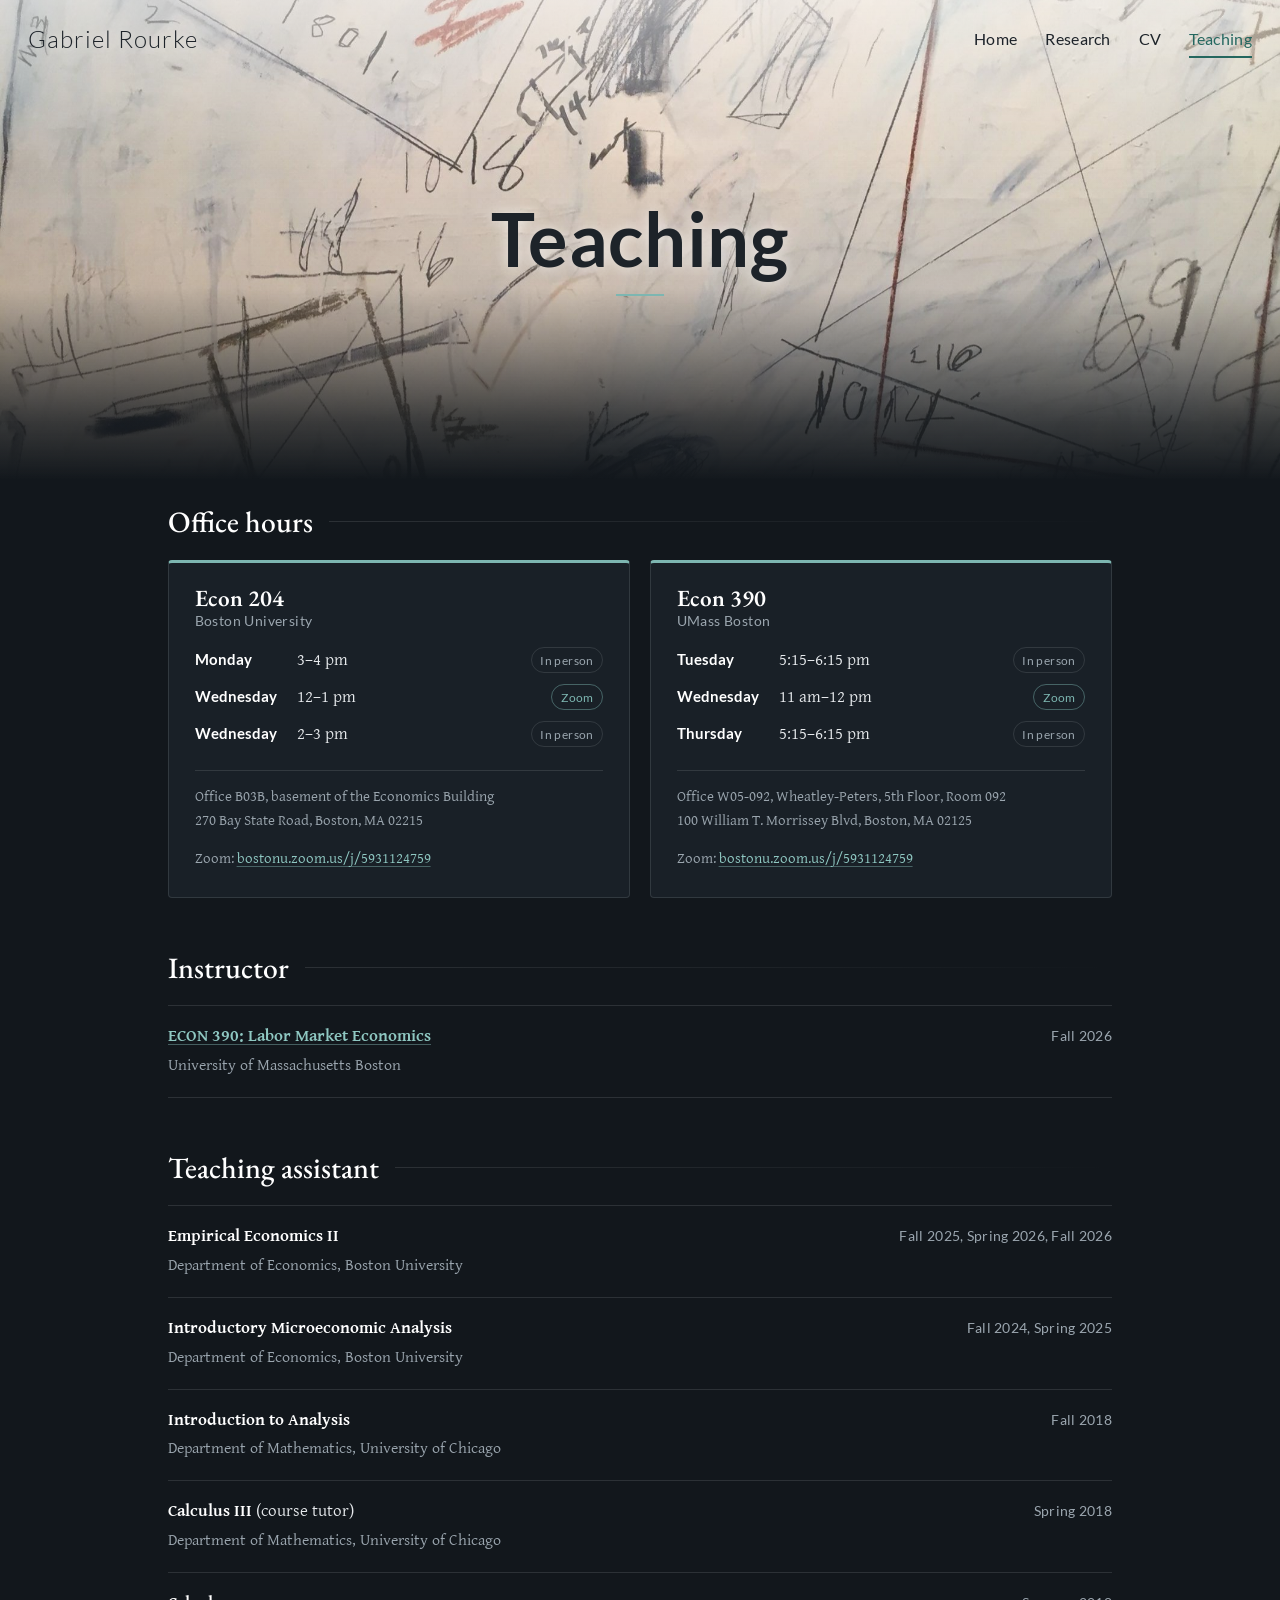
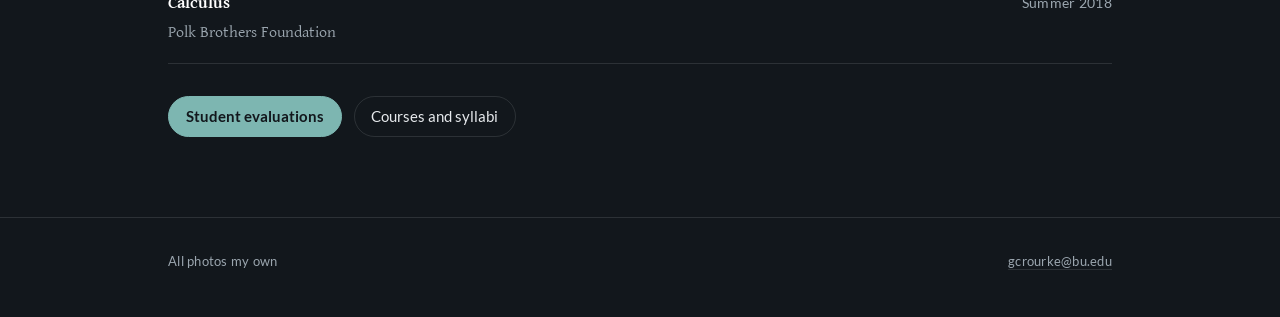
<file: teaching.html>
<!DOCTYPE html>
<html lang="en">
<head>
  <meta charset="utf-8">
  <meta name="viewport" content="width=device-width, initial-scale=1">
  <title>Teaching — Gabriel Rourke</title>
  <meta name="description" content="Teaching and office hours for Gabriel Rourke: UMass Boston, Boston University, and the University of Chicago.">
  <link rel="canonical" href="https://www.gabrielrourke.com/teaching">
  <link rel="icon" href="assets/favicon-48.png" type="image/png">
  <link rel="apple-touch-icon" href="assets/apple-touch-icon.png">
  <link rel="preload" href="assets/fonts/gentium-basic-latin-400-normal.woff2" as="font" type="font/woff2" crossorigin>
  <link rel="stylesheet" href="assets/css/style.css?v=a9304d9a">
  <script src="assets/js/site.js?v=272e274b" defer></script>
  <meta name="theme-color" content="#12171c">
  <meta property="og:type" content="website">
  <meta property="og:title" content="Teaching — Gabriel Rourke">
  <meta property="og:description" content="Teaching and office hours for Gabriel Rourke: UMass Boston, Boston University, and the University of Chicago.">
  <meta property="og:url" content="https://www.gabrielrourke.com/teaching">
  <meta property="og:image" content="https://www.gabrielrourke.com/images/social-preview.jpg">
  <meta property="og:image:width" content="1200">
  <meta property="og:image:height" content="630">
  <meta name="twitter:card" content="summary_large_image">
</head>
<body class="light-banner">
  <a class="skip-link" href="#main">Skip to content</a>

  <header class="site-header">
    <div class="bar">
      <a class="site-name" href="./">Gabriel Rourke</a>
      <nav class="site-nav" aria-label="Main">
        <ul>
          <li><a href="./">Home</a></li>
          <li><a href="research">Research</a></li>
          <li><a href="cv">CV</a></li>
          <li><a href="teaching" aria-current="page">Teaching</a></li>
        </ul>
      </nav>
    </div>
  </header>

  <!-- Banner photo: to change it, replace images/banner-teaching.jpg -->
  <div class="banner banner--light banner--tall">
    <img src="images/banner-teaching.jpg" srcset="images/banner-teaching-1200.jpg 1200w, images/banner-teaching.jpg 2400w" sizes="100vw" alt="" style="object-position: 50% 40%">
    <div class="banner-text">
      <h1>Teaching</h1>
    </div>
  </div>

  <main id="main">
    <div class="wrap">
      <!-- Office hours: update each semester. Each box is one course. -->
      <h2>Office hours</h2>
      <div class="hours-grid">
        <section class="hours" aria-label="Office hours for Econ 204, Boston University">
          <h3>Econ 204 <span>Boston University</span></h3>
          <span class="day">Monday</span><p class="time">3–4 pm</p><span class="mode">In person</span>
          <span class="day">Wednesday</span><p class="time">12–1 pm</p><a class="mode mode--zoom" href="https://bostonu.zoom.us/j/5931124759">Zoom</a>
          <span class="day">Wednesday</span><p class="time">2–3 pm</p><span class="mode">In person</span>
          <p class="place">Office B03B, basement of the Economics Building<br>270 Bay State Road, Boston, MA 02215</p>
          <p class="zoom-link">Zoom: <a href="https://bostonu.zoom.us/j/5931124759">bostonu.zoom.us/j/5931124759</a></p>
        </section>

        <section class="hours" aria-label="Office hours for Econ 390, UMass Boston">
          <h3><a href="courses">Econ 390</a> <span>UMass Boston</span></h3>
          <span class="day">Tuesday</span><p class="time">5:15–6:15 pm</p><span class="mode">In person</span>
          <span class="day">Wednesday</span><p class="time">11 am–12 pm</p><a class="mode mode--zoom" href="https://bostonu.zoom.us/j/5931124759">Zoom</a>
          <span class="day">Thursday</span><p class="time">5:15–6:15 pm</p><span class="mode">In person</span>
          <p class="place">Office W05-092, Wheatley-Peters, 5th Floor, Room 092<br>100 William T. Morrissey Blvd, Boston, MA 02125</p>
          <p class="zoom-link">Zoom: <a href="https://bostonu.zoom.us/j/5931124759">bostonu.zoom.us/j/5931124759</a></p>
        </section>
      </div>

      <h2>Instructor</h2>
      <!-- To add a course, copy one <li> ... </li> line and edit it -->
      <ul class="entries">
        <li><span class="entry-main"><strong><a href="courses">ECON 390: Labor Market Economics</a></strong><span class="entry-sub">University of Massachusetts Boston</span></span><span class="entry-date">Fall 2026</span></li>
      </ul>

      <h2>Teaching assistant</h2>
      <ul class="entries">
        <li><span class="entry-main"><strong>Empirical Economics II</strong><span class="entry-sub">Department of Economics, Boston University</span></span><span class="entry-date">Fall 2025, Spring 2026, Fall 2026</span></li>
        <li><span class="entry-main"><strong>Introductory Microeconomic Analysis</strong><span class="entry-sub">Department of Economics, Boston University</span></span><span class="entry-date">Fall 2024, Spring 2025</span></li>
        <li><span class="entry-main"><strong>Introduction to Analysis</strong><span class="entry-sub">Department of Mathematics, University of Chicago</span></span><span class="entry-date">Fall 2018</span></li>
        <li><span class="entry-main"><strong>Calculus III</strong> (course tutor)<span class="entry-sub">Department of Mathematics, University of Chicago</span></span><span class="entry-date">Spring 2018</span></li>
        <li><span class="entry-main"><strong>Calculus</strong><span class="entry-sub">Polk Brothers Foundation</span></span><span class="entry-date">Summer 2018</span></li>
      </ul>

      <ul class="contact-links teach-links">
        <li><a class="pill pill--primary" href="evaluations">Student evaluations</a></li>
        <li><a class="pill" href="courses">Courses and syllabi</a></li>
      </ul>
    </div>
  </main>

  <footer class="site-footer">
    <div class="wrap">
      <p>All photos my own</p>
      <p><a href="mailto:gcrourke@bu.edu">gcrourke@bu.edu</a></p>
    </div>
  </footer>
</body>
</html>
</file>
<file: assets/css/style.css>
/* ==========================================================================
   gabrielrourke.com — site styles
   Dark theme built around photo banners: each page opens on a photo with
   the title on top, and the photo fades into the dark page below.
   Garamond for titles, Gentium for text, Lato for the menu and small details.
   Fonts are self-hosted (SIL Open Font License; see assets/fonts/).
   ========================================================================== */

@font-face {
  font-family: "EB Garamond";
  font-style: normal;
  font-weight: 400 800;
  font-display: swap;
  src: url("../fonts/eb-garamond-latin-wght-normal.woff2") format("woff2");
}
@font-face {
  font-family: "EB Garamond";
  font-style: italic;
  font-weight: 400 800;
  font-display: swap;
  src: url("../fonts/eb-garamond-latin-wght-italic.woff2") format("woff2");
}
@font-face {
  font-family: "Gentium Basic";
  font-style: normal;
  font-weight: 400;
  font-display: swap;
  src: url("../fonts/gentium-basic-latin-400-normal.woff2") format("woff2");
}
@font-face {
  font-family: "Gentium Basic";
  font-style: italic;
  font-weight: 400;
  font-display: swap;
  src: url("../fonts/gentium-basic-latin-400-italic.woff2") format("woff2");
}
@font-face {
  font-family: "Gentium Basic";
  font-style: normal;
  font-weight: 700;
  font-display: swap;
  src: url("../fonts/gentium-basic-latin-700-normal.woff2") format("woff2");
}
@font-face {
  font-family: "Lato";
  font-style: normal;
  font-weight: 300;
  font-display: swap;
  src: url("../fonts/lato-latin-300-normal.woff2") format("woff2");
}
@font-face {
  font-family: "Lato";
  font-style: normal;
  font-weight: 400;
  font-display: swap;
  src: url("../fonts/lato-latin-400-normal.woff2") format("woff2");
}
@font-face {
  font-family: "Lato";
  font-style: normal;
  font-weight: 700;
  font-display: swap;
  src: url("../fonts/lato-latin-700-normal.woff2") format("woff2");
}

/* ---------- Colors and fonts (change the site's look here) ---------- */
:root {
  --bg: #12171c;          /* page background: deep slate */
  --bg-raised: #192027;   /* slightly lighter panels */
  --ink: #e6e9ec;         /* main text */
  --ink-strong: #ffffff;  /* titles */
  --muted: #9ba6af;       /* dates, secondary text */
  --rule: rgba(230, 233, 236, 0.12);
  --teal: #7db6b1;        /* accent, from the original site */
  --link: #8fc8c2;        /* links: a touch lighter for reading on dark */

  --garamond: "EB Garamond", Garamond, "Times New Roman", serif;
  --text: "Gentium Basic", Georgia, serif;
  --sans: "Lato", "Helvetica Neue", Arial, sans-serif;

  --ease: cubic-bezier(0.2, 0.7, 0.2, 1);
  color-scheme: dark;
  interpolate-size: allow-keywords; /* lets abstracts open smoothly in newer browsers */
}

/* ---------- Base ---------- */
*, *::before, *::after { box-sizing: border-box; }

html {
  -webkit-text-size-adjust: 100%;
  text-size-adjust: 100%;
  scroll-padding-top: 5rem;
  background: var(--bg);
}

body {
  margin: 0;
  background: var(--bg);
  color: var(--ink);
  font-family: var(--text);
  font-size: 1.0625rem;
  line-height: 1.75;
  -webkit-font-smoothing: antialiased;
  -moz-osx-font-smoothing: grayscale;
}

::selection { background: var(--teal); color: var(--bg); }

img { display: block; max-width: 100%; height: auto; }
p { margin: 0 0 1em; }

a {
  color: var(--link);
  text-decoration: underline;
  text-decoration-thickness: 1px;
  text-decoration-color: rgba(143, 200, 194, 0.4);
  text-underline-offset: 0.2em;
  transition: color 0.2s ease, text-decoration-color 0.2s ease;
}
a:hover { color: var(--ink-strong); text-decoration-color: var(--teal); }

:focus-visible { outline: 2px solid var(--teal); outline-offset: 3px; border-radius: 2px; }

.skip-link {
  position: absolute;
  left: 1rem;
  top: -4rem;
  z-index: 30;
  padding: 0.5rem 0.875rem;
  background: var(--ink);
  color: var(--bg);
  font-family: var(--sans);
  font-size: 0.875rem;
  border-radius: 3px;
}
.skip-link:focus { top: 1rem; }

.wrap {
  max-width: 62rem;
  margin: 0 auto;
  padding: 0 1.5rem;
}

/* ---------- Header: floats on the photo, turns solid when you scroll ---------- */
.site-header {
  position: fixed;
  top: 0;
  left: 0;
  right: 0;
  z-index: 20;
  transition: background-color 0.3s ease, box-shadow 0.3s ease, backdrop-filter 0.3s ease;
}
.site-header.scrolled {
  background: rgba(18, 23, 28, 0.82);
  -webkit-backdrop-filter: blur(12px) saturate(140%);
  backdrop-filter: blur(12px) saturate(140%);
  box-shadow: 0 1px 0 var(--rule);
}

.site-header .bar {
  display: flex;
  flex-wrap: wrap;
  align-items: center;
  justify-content: space-between;
  gap: 0.4rem 2rem;
  padding: 1.1rem 1.75rem;
  transition: padding 0.3s ease;
}
.site-header.scrolled .bar { padding-top: 0.7rem; padding-bottom: 0.7rem; }

.site-name {
  font-family: var(--sans);
  font-size: 1.5rem;
  font-weight: 300;
  letter-spacing: 1px;
  color: #fff;
  text-decoration: none;
}
.site-name:hover { color: #fff; }

/* Soft shadow keeps the menu readable over bright photos */
.site-header:not(.scrolled) .site-name,
.site-header:not(.scrolled) .site-nav a { text-shadow: 0 1px 10px rgba(0, 0, 0, 0.55); }
.light-banner .site-header:not(.scrolled) .site-name,
.light-banner .site-header:not(.scrolled) .site-nav a { text-shadow: 0 1px 8px rgba(255, 255, 255, 0.6); }

.site-nav ul {
  display: flex;
  gap: 1.75rem;
  margin: 0;
  padding: 0;
  list-style: none;
}
.site-nav a {
  position: relative;
  display: inline-block;
  padding: 0.2rem 0;
  font-family: var(--sans);
  font-size: 1rem;
  font-weight: 400;
  letter-spacing: 0.02em;
  color: rgba(255, 255, 255, 0.9);
  text-decoration: none;
}
/* Thin line that slides in under menu items */
.site-nav a::after {
  content: "";
  position: absolute;
  left: 0;
  right: 0;
  bottom: -0.15rem;
  height: 2px;
  background: var(--teal);
  transform: scaleX(0);
  transform-origin: left;
  transition: transform 0.25s var(--ease);
}
.site-nav a:hover { color: #fff; }
.site-nav a:hover::after,
.site-nav a[aria-current="page"]::after { transform: scaleX(1); }
.site-nav a[aria-current="page"] { color: var(--teal); }

/* On the light painting, the menu uses dark text until you scroll. */
.light-banner .site-header:not(.scrolled) .site-name,
.light-banner .site-header:not(.scrolled) .site-nav a { color: #1d2329; }
.light-banner .site-header:not(.scrolled) .site-nav a[aria-current="page"] { color: #24675f; }
.light-banner .site-header:not(.scrolled) .site-nav a::after { background: #24675f; }

/* ---------- Banner photo with the page title ---------- */
.banner {
  position: relative;
  display: grid;
  place-items: center;
  height: clamp(17rem, 34vw, 24rem);
  overflow: hidden;
  background: var(--bg);
}
.banner img {
  position: absolute;
  inset: 0;
  width: 100%;
  height: 100%;
  object-fit: cover;
  animation: settle 2.2s var(--ease) both;
}
/* Taller banner for photos that need more room (CV and Teaching). */
.banner--tall { height: clamp(20rem, 42vw, 30rem); }

/* Shades the top for the menu, and fades the bottom into the page. */
.banner::after {
  content: "";
  position: absolute;
  inset: 0;
  background: linear-gradient(to bottom,
    rgba(0, 0, 0, 0.62) 0%,
    rgba(0, 0, 0, 0.2) 28%,
    rgba(18, 23, 28, 0.15) 58%,
    rgba(18, 23, 28, 0.75) 86%,
    var(--bg) 100%);
}
.banner--light::after {
  background: linear-gradient(to bottom,
    rgba(255, 255, 255, 0.5) 0%,
    rgba(255, 255, 255, 0) 32%,
    rgba(18, 23, 28, 0.1) 60%,
    rgba(18, 23, 28, 0.8) 88%,
    var(--bg) 100%);
}

.banner-text {
  position: relative;
  z-index: 1;
  padding: 3.5rem 1.5rem 2.5rem;
  text-align: center;
  color: #fff;
  text-shadow: 0 2px 18px rgba(0, 0, 0, 0.4);
  animation: rise 1s 0.2s var(--ease) both;
}
.banner--light .banner-text { color: #1d2329; text-shadow: 0 1px 14px rgba(255, 255, 255, 0.75); }

.banner h1 {
  margin: 0;
  font-family: var(--sans);
  font-size: clamp(2.6rem, 6.5vw, 4.6rem);
  font-weight: 700;
  line-height: 1.05;
  letter-spacing: 0.01em;
}
/* Short teal line under each page title */
.banner h1::after {
  content: "";
  display: block;
  width: 3rem;
  height: 2px;
  margin: 1.1rem auto 0;
  background: var(--teal);
}
.banner--home h1::after { display: none; }

/* Home banner: taller, with the name set large in Garamond. */
.banner--home { height: clamp(22rem, 46vw, 34rem); }
/* A soft dark glow behind the title so it stands out from the skyline */
.banner--home::after {
  background:
    radial-gradient(ellipse 52% 46% at 50% 50%, rgba(10, 14, 18, 0.5), rgba(10, 14, 18, 0) 72%),
    linear-gradient(to bottom,
      rgba(0, 0, 0, 0.62) 0%,
      rgba(0, 0, 0, 0.2) 28%,
      rgba(18, 23, 28, 0.15) 58%,
      rgba(18, 23, 28, 0.75) 86%,
      var(--bg) 100%);
}
.banner--home .banner-text {
  text-shadow: 0 2px 28px rgba(0, 0, 0, 0.5), 0 1px 3px rgba(0, 0, 0, 0.35);
}
.banner--home h1 {
  font-family: var(--garamond);
  font-size: clamp(3.3rem, 8.6vw, 6.6rem);
  font-weight: 500;
  line-height: 0.95;
  letter-spacing: -0.005em;
}
.hero-role {
  margin: 0.3em 0 0.6em;
  font-family: var(--garamond);
  font-size: clamp(1.55rem, 3.7vw, 2.65rem);
  font-style: italic;
  font-weight: 400;
  line-height: 1.1;
  letter-spacing: 0.01em;
  color: rgba(255, 255, 255, 0.94);
}
/* "Boston University" in small capitals between two short teal lines */
.hero-place {
  display: flex;
  align-items: center;
  justify-content: center;
  gap: 0.9em;
  margin: 0;
  font-family: var(--garamond);
  font-size: clamp(1.2rem, 2.5vw, 1.8rem);
  font-weight: 600;
  font-variant-caps: small-caps;
  letter-spacing: 0.14em;
}
.hero-place::before,
.hero-place::after {
  content: "";
  flex: none;
  width: clamp(1.5rem, 5vw, 3.5rem);
  height: 1px;
  background: var(--teal);
  box-shadow: 0 1px 6px rgba(0, 0, 0, 0.4);
}

@keyframes settle { from { transform: scale(1.06); } to { transform: scale(1); } }
@keyframes rise   { from { opacity: 0; transform: translateY(14px); } to { opacity: 1; transform: none; } }

/* ---------- Main ---------- */
main { padding: 1.5rem 0 5rem; }

h2 {
  display: flex;
  align-items: center;
  gap: 1rem;
  margin: 3.25rem 0 1.25rem;
  font-family: var(--garamond);
  font-size: 1.85rem;
  font-weight: 500;
  line-height: 1.2;
  color: var(--ink-strong);
}
/* A hairline that runs from the heading to the edge of the column */
h2::after {
  content: "";
  flex: 1;
  height: 1px;
  background: linear-gradient(to right, var(--rule), transparent);
}
h2:first-child { margin-top: 0; }

/* ---------- Home ---------- */
.intro {
  display: grid;
  grid-template-columns: minmax(0, 0.85fr) minmax(0, 1fr);
  gap: 3.5rem;
  align-items: start;
}
/* The portrait rises into the fading edge of the banner. */
.portrait {
  width: 100%;
  margin-top: -6.5rem;
  aspect-ratio: 1 / 1;
  object-fit: cover;
  object-position: 50% 30%;
  border-radius: 4px;
  box-shadow:
    0 0 0 1px rgba(255, 255, 255, 0.08),
    0 24px 60px -20px rgba(0, 0, 0, 0.7);
  position: relative;
  z-index: 2;
}
.bio { padding-top: 0.5rem; }

.contact-links {
  display: flex;
  flex-wrap: wrap;
  gap: 0.75rem;
  margin: 2rem 0 0;
  padding: 0;
  list-style: none;
  font-family: var(--sans);
  font-size: 0.95rem;
}
.pill {
  font-family: var(--sans);
  font-size: 0.95rem;
  line-height: 1.4;
  display: inline-flex;
  align-items: center;
  gap: 0.5rem;
  padding: 0.55rem 1.05rem;
  border: 1px solid var(--rule);
  border-radius: 999px;
  color: var(--ink);
  text-decoration: none;
  transition: border-color 0.2s ease, background-color 0.2s ease, color 0.2s ease;
}
.pill:hover { border-color: var(--teal); background: rgba(125, 182, 177, 0.1); color: #fff; }
.pill--primary { background: var(--teal); border-color: var(--teal); color: var(--bg); font-weight: 700; }
.pill--primary:hover { background: var(--link); border-color: var(--link); color: var(--bg); }

/* ---------- Research ---------- */
.papers {
  max-width: 52rem;
  margin: 0 auto;
}
.paper { border-bottom: 1px solid var(--rule); }
.paper:first-child { border-top: 1px solid var(--rule); }

.paper summary {
  display: flex;
  align-items: flex-start;
  justify-content: space-between;
  gap: 1.5rem;
  padding: 1.5rem 0.25rem;
  cursor: pointer;
  list-style: none;
}
.paper summary::-webkit-details-marker { display: none; }

.paper-title {
  font-family: var(--garamond);
  font-size: 1.55rem;
  font-style: italic;
  line-height: 1.3;
  color: var(--ink-strong);
  transition: color 0.2s ease;
}
.paper summary:hover .paper-title,
.paper[open] .paper-title { color: var(--teal); }
.paper--static { padding: 1.5rem 0.25rem; }
.paper--static .paper-title { display: block; margin: 0; }

.paper-title .coauthors { font-style: normal; font-size: 0.8em; color: var(--muted); }

.chev {
  flex: none;
  display: grid;
  place-items: center;
  width: 2rem;
  height: 2rem;
  margin-top: 0.15rem;
  border: 1px solid var(--rule);
  border-radius: 50%;
  transition: border-color 0.2s ease, transform 0.3s var(--ease);
}
.chev::before {
  content: "";
  width: 0.45rem;
  height: 0.45rem;
  margin-top: -0.2rem;
  border-right: 1.5px solid var(--ink);
  border-bottom: 1.5px solid var(--ink);
  transform: rotate(45deg);
}
.paper summary:hover .chev { border-color: var(--teal); }
.paper[open] .chev { transform: rotate(180deg); border-color: var(--teal); }

/* Smooth open/close in browsers that support it; instant elsewhere. */
.paper::details-content {
  block-size: 0;
  overflow: hidden;
  transition: block-size 0.35s var(--ease), content-visibility 0.35s allow-discrete;
}
.paper[open]::details-content { block-size: auto; }

.paper-body { padding: 0 3.5rem 1.75rem 0.25rem; }
.paper-body p { max-width: 44rem; color: var(--ink); }

.talks { max-width: 52rem; margin: 3.5rem auto 0; }

/* ---------- Teaching ---------- */
.hours-grid {
  display: grid;
  grid-template-columns: repeat(auto-fit, minmax(19rem, 1fr));
  gap: 1.25rem;
}
.hours {
  display: grid;
  grid-template-columns: auto minmax(0, 1fr) auto;
  align-items: baseline;
  align-content: start;
  gap: 0.45rem 1.25rem;
  padding: 1.4rem 1.6rem 1.5rem;
  background: var(--bg-raised);
  border: 1px solid var(--rule);
  border-top: 3px solid var(--teal);
  border-radius: 4px;
}
.hours h3 {
  grid-column: 1 / -1;
  margin: 0 0 0.6rem;
  font-family: var(--garamond);
  font-size: 1.45rem;
  font-weight: 600;
  line-height: 1.2;
  color: var(--ink-strong);
}
.hours h3 span {
  display: block;
  font-family: var(--sans);
  font-size: 0.85rem;
  font-weight: 400;
  letter-spacing: 0.03em;
  color: var(--muted);
}
.hours .day { font-family: var(--sans); font-weight: 700; font-size: 0.92rem; color: var(--ink-strong); }
.hours .time { margin: 0; white-space: nowrap; }
.mode {
  justify-self: end;
  padding: 0.1rem 0.55rem;
  border: 1px solid var(--rule);
  border-radius: 999px;
  font-family: var(--sans);
  font-size: 0.75rem;
  letter-spacing: 0.03em;
  color: var(--muted);
  white-space: nowrap;
}
.mode--zoom { border-color: rgba(125, 182, 177, 0.45); color: var(--teal); text-decoration: none; }
a.mode--zoom:hover { background: rgba(125, 182, 177, 0.12); color: #fff; }
.hours .place {
  grid-column: 1 / -1;
  margin: 0.85rem 0 0;
  padding-top: 0.85rem;
  border-top: 1px solid var(--rule);
  color: var(--muted);
  font-size: 0.95rem;
  line-height: 1.6;
}

.entries {
  margin: 0;
  padding: 0;
  list-style: none;
}
.entries li {
  display: grid;
  grid-template-columns: minmax(0, 1fr) auto;
  column-gap: 2rem;
  align-items: baseline;
  padding: 1rem 0;
  border-bottom: 1px solid var(--rule);
}
.entries li:first-child { border-top: 1px solid var(--rule); }
.entry-main strong { font-weight: 700; color: var(--ink-strong); }
.entry-sub { display: block; color: var(--muted); font-size: 0.97em; }
.entry-date {
  font-family: var(--sans);
  font-size: 0.9rem;
  letter-spacing: 0.02em;
  color: var(--muted);
  text-align: right;
  white-space: nowrap;
}

.hours .zoom-link {
  grid-column: 1 / -1;
  margin: 0.35rem 0 0;
  font-size: 0.95rem;
  color: var(--muted);
  overflow-wrap: anywhere;
}

.hours h3 a { color: inherit; text-decoration: none; }
.hours h3 a:hover { color: var(--teal); }

/* ---------- Courses page ---------- */
.course-list {
  display: grid;
  gap: 1.25rem;
  max-width: 44rem;
  margin: 0 auto;
}
.course-card {
  padding: 1.75rem 2rem 1.9rem;
  background: var(--bg-raised);
  border: 1px solid var(--rule);
  border-top: 3px solid var(--teal);
  border-radius: 4px;
}
.course-term {
  margin: 0 0 0.35rem;
  font-family: var(--sans);
  font-size: 0.82rem;
  font-weight: 700;
  letter-spacing: 0.06em;
  color: var(--teal);
}
.course-card .course-title {
  display: block;
  margin: 0 0 0.25rem;
  font-size: 1.85rem;
}
.course-card .course-title::after { display: none; }
.course-school { margin: 0 0 1.4rem; color: var(--muted); }
.course-card p:last-child { margin-bottom: 0; }

.teach-links { margin-top: 2rem; }

/* ---------- Student evaluations ---------- */
.table-wrap { overflow-x: auto; }
.ev-table {
  width: 100%;
  border-collapse: collapse;
  font-size: 0.97rem;
}
.ev-table th, .ev-table td {
  padding: 0.9rem 0.75rem;
  border-bottom: 1px solid var(--rule);
  text-align: left;
  vertical-align: middle;
}
.ev-table thead th {
  padding-top: 0;
  font-family: var(--sans);
  font-size: 0.8rem;
  font-weight: 700;
  letter-spacing: 0.03em;
  color: var(--muted);
  white-space: nowrap;
  vertical-align: bottom;
}
.ev-table .num { text-align: right; font-family: var(--sans); font-variant-numeric: tabular-nums; white-space: nowrap; }
.ev-course { display: block; font-weight: 700; color: var(--ink-strong); }
.ev-meta { display: block; font-family: var(--sans); font-size: 0.82rem; font-weight: 400; color: var(--muted); }
.na { color: var(--muted); font-size: 0.85rem; }
.ev-sm { display: none; }
.ev-rating { font-weight: 700; color: var(--ink-strong); }

.quotes { max-width: 46rem; }
.quote { margin: 0 0 1.4rem; }
.quote blockquote {
  margin: 0;
  font-family: var(--garamond);
  font-size: 1.2rem;
  font-style: italic;
  line-height: 1.5;
  color: var(--ink-strong);
}

/* ---------- CV ---------- */
.cv-head {
  margin-bottom: 2.75rem;
  text-align: center;
}
.cv-head .name {
  margin: 0 0 0.35rem;
  font-family: var(--garamond);
  font-size: 2.4rem;
  font-weight: 500;
  color: var(--ink-strong);
}
.cv-head p { margin: 0; color: var(--muted); }
.cv-head p a { color: var(--link); }
.cv-actions { justify-content: center; margin-top: 1.25rem !important; }

.cv h2 {
  margin: 2.75rem 0 0.5rem;
  font-size: 1.4rem;
  font-weight: 600;
  font-variant: small-caps;
  letter-spacing: 0.05em;
}
.cv .entries li { border: 0; padding: 0.55rem 0; }
.cv .entries li:first-child { border: 0; }
.cv .para { margin: 0.7rem 0 0; }
.cv .para strong { color: var(--ink-strong); }

.facts {
  display: grid;
  grid-template-columns: max-content 1fr;
  gap: 0.4rem 2rem;
  margin: 2.75rem 0 0;
}
.facts dt {
  font-family: var(--garamond);
  font-size: 1.25rem;
  font-weight: 600;
  font-variant: small-caps;
  letter-spacing: 0.05em;
  color: var(--ink-strong);
}
.facts dd { margin: 0; padding-top: 0.15rem; }

.refs {
  display: grid;
  grid-template-columns: repeat(3, minmax(0, 1fr));
  grid-auto-rows: 1fr;
  gap: 1rem;
  margin-top: 1rem;
}
.refs p {
  margin: 0;
  padding: 1.1rem 1.25rem;
  background: var(--bg-raised);
  border: 1px solid var(--rule);
  border-radius: 4px;
  line-height: 1.6;
  color: var(--muted);
}
.refs strong { font-weight: 700; color: var(--ink-strong); }

/* ---------- 404 ---------- */
.not-found { text-align: center; }
.not-found .contact-links { justify-content: center; }

/* ---------- Footer ---------- */
.site-footer {
  border-top: 1px solid var(--rule);
  padding: 2rem 0 2.75rem;
  font-family: var(--sans);
  font-size: 0.82rem;
  letter-spacing: 0.02em;
  color: var(--muted);
}
.site-footer .wrap {
  display: flex;
  flex-wrap: wrap;
  justify-content: space-between;
  gap: 0.5rem 2rem;
}
.site-footer p { margin: 0; }
.site-footer a { color: inherit; text-decoration-color: var(--rule); }
.site-footer a:hover { color: var(--ink); }

/* ---------- Small screens ---------- */
@media (max-width: 960px) and (min-width: 761px) {
}

@media (max-width: 760px) {
  .site-header .bar { padding: 0.85rem 1.1rem; }
  .site-name { font-size: 1.25rem; }
  .site-nav ul { gap: 1.2rem; }
  .site-nav a { font-size: 0.95rem; }
  .banner-text { padding-top: 6rem; }

  main { padding: 1rem 0 3.5rem; }

  .intro { grid-template-columns: 1fr; gap: 2rem; }
  .portrait { max-width: 15rem; margin-top: -4.5rem; }
  .bio { padding-top: 0; }

  .paper-title { font-size: 1.3rem; }
  .paper-body { padding-right: 0.25rem; }

  .entries li { grid-template-columns: 1fr; }
  .entry-date { text-align: left; }

  .hours { padding: 1.2rem 1.1rem; column-gap: 0.75rem; }
  .hours .time { white-space: normal; }
  .mode { padding: 0.05rem 0.45rem; font-size: 0.7rem; }
  .facts { grid-template-columns: 1fr; gap: 0.1rem; }
  .ev-lg { display: none; }
  .ev-sm { display: inline; }
  .ev-table th, .ev-table td { padding: 0.8rem 0.4rem; }
  .ev-table th:first-child, .ev-table td:first-child { padding-left: 0; }
  .ev-table th:last-child, .ev-table td:last-child { padding-right: 0; }
  .ev-table thead th { white-space: normal; }
  .refs { grid-template-columns: 1fr; grid-auto-rows: auto; }
  .facts dd { margin-bottom: 0.9rem; }
}

@media (prefers-reduced-motion: reduce) {
  *, *::before, *::after { animation: none !important; transition: none !important; }
}

@media print {
  :root { --bg: #fff; --ink: #000; --ink-strong: #000; --muted: #444; --rule: #ccc; }
  .site-header, .banner, .site-footer, .skip-link, .cv-actions, .contact-links { display: none; }
  main { padding: 0; }
  a { color: inherit; text-decoration: none; }
}
</file>
